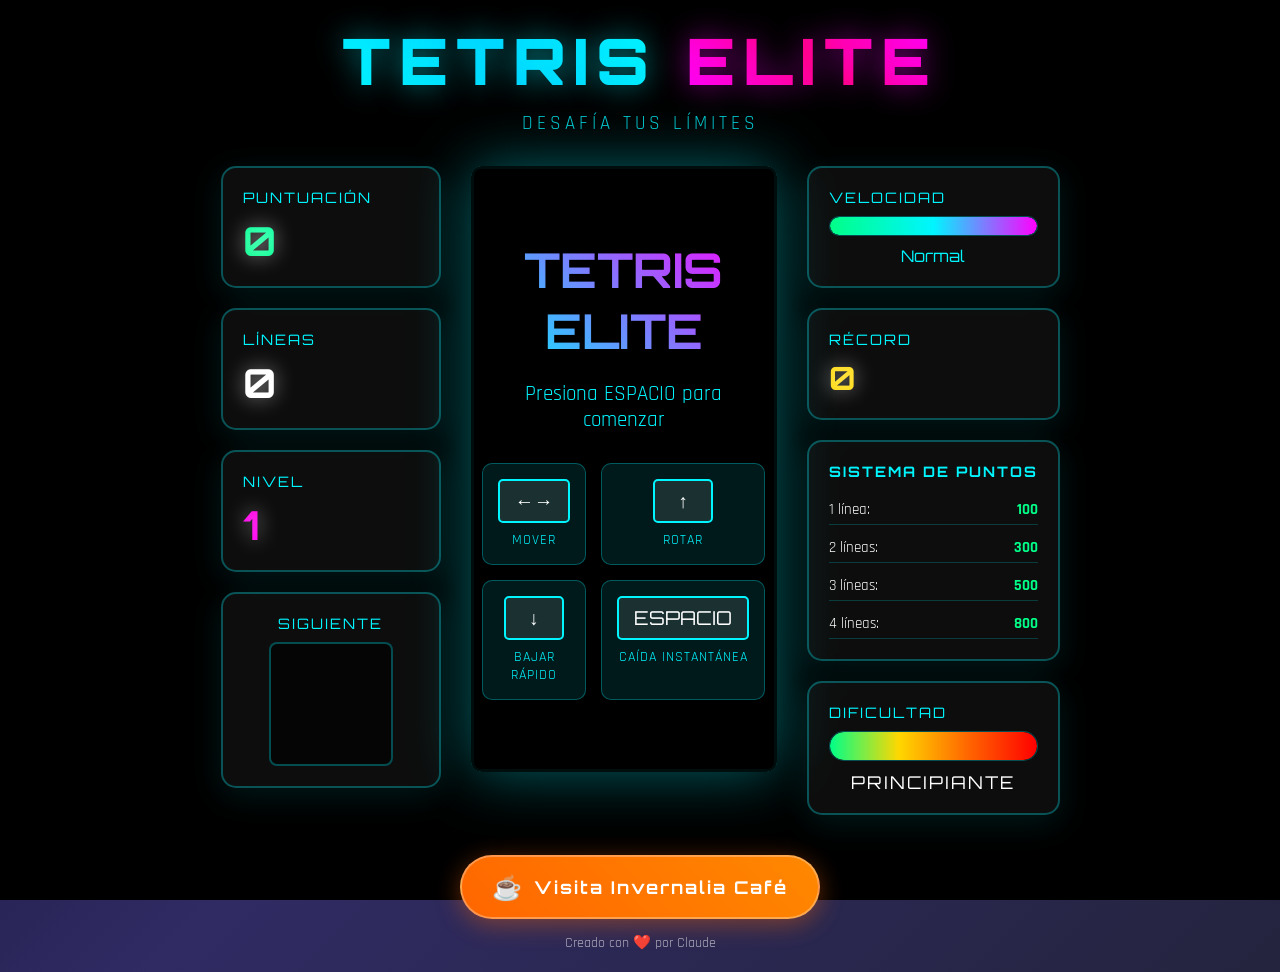
<file: index.html>
<!DOCTYPE html>
<html lang="es">
<head>
    <meta charset="UTF-8">
    <meta name="viewport" content="width=device-width, initial-scale=1.0">
    <title>Tetris Elite - Juego Online</title>
    <link rel="stylesheet" href="styles.css">
    <link rel="preconnect" href="https://fonts.googleapis.com">
    <link rel="preconnect" href="https://fonts.gstatic.com" crossorigin>
    <link href="https://fonts.googleapis.com/css2?family=Orbitron:wght@400;700;900&family=Rajdhani:wght@300;400;600;700&display=swap" rel="stylesheet">
</head>
<body>
    <div class="stars"></div>
    <div class="twinkling"></div>

    <div class="container">
        <header>
            <h1 class="title">
                <span class="title-glow">TETRIS</span>
                <span class="title-elite">ELITE</span>
            </h1>
            <div class="subtitle">Desafía tus límites</div>
        </header>

        <div class="game-container">
            <div class="stats-panel left-panel">
                <div class="stat-box">
                    <div class="stat-label">PUNTUACIÓN</div>
                    <div class="stat-value score-value" id="score">0</div>
                </div>
                <div class="stat-box">
                    <div class="stat-label">LÍNEAS</div>
                    <div class="stat-value" id="lines">0</div>
                </div>
                <div class="stat-box">
                    <div class="stat-label">NIVEL</div>
                    <div class="stat-value level-value" id="level">1</div>
                </div>
                <div class="stat-box next-piece-box">
                    <div class="stat-label">SIGUIENTE</div>
                    <canvas id="nextCanvas" width="120" height="120"></canvas>
                </div>
            </div>

            <div class="game-board">
                <canvas id="gameCanvas" width="300" height="600"></canvas>
                <div class="game-overlay" id="gameOverlay">
                    <div class="overlay-content">
                        <h2 class="overlay-title">TETRIS ELITE</h2>
                        <p class="overlay-text">Presiona ESPACIO para comenzar</p>
                        <div class="controls-info">
                            <div class="control-item">
                                <span class="key">←→</span>
                                <span class="action">Mover</span>
                            </div>
                            <div class="control-item">
                                <span class="key">↑</span>
                                <span class="action">Rotar</span>
                            </div>
                            <div class="control-item">
                                <span class="key">↓</span>
                                <span class="action">Bajar rápido</span>
                            </div>
                            <div class="control-item">
                                <span class="key">ESPACIO</span>
                                <span class="action">Caída instantánea</span>
                            </div>
                        </div>
                    </div>
                </div>
                <div class="game-overlay hidden" id="pauseOverlay">
                    <div class="overlay-content">
                        <h2 class="overlay-title">PAUSA</h2>
                        <p class="overlay-text">Presiona P para continuar</p>
                    </div>
                </div>
                <div class="game-overlay hidden" id="gameOverOverlay">
                    <div class="overlay-content">
                        <h2 class="overlay-title game-over-title">GAME OVER</h2>
                        <div class="final-stats">
                            <div class="final-stat">
                                <div class="final-stat-label">Puntuación Final</div>
                                <div class="final-stat-value" id="finalScore">0</div>
                            </div>
                            <div class="final-stat">
                                <div class="final-stat-label">Nivel Alcanzado</div>
                                <div class="final-stat-value" id="finalLevel">1</div>
                            </div>
                        </div>
                        <p class="overlay-text">Presiona ESPACIO para jugar de nuevo</p>
                    </div>
                </div>
            </div>

            <div class="stats-panel right-panel">
                <div class="stat-box">
                    <div class="stat-label">VELOCIDAD</div>
                    <div class="speed-bar-container">
                        <div class="speed-bar" id="speedBar"></div>
                    </div>
                    <div class="stat-value-small" id="speedText">Normal</div>
                </div>
                <div class="stat-box">
                    <div class="stat-label">RÉCORD</div>
                    <div class="stat-value high-score-value" id="highScore">0</div>
                </div>
                <div class="info-box">
                    <h3 class="info-title">SISTEMA DE PUNTOS</h3>
                    <div class="points-info">
                        <div class="point-item">1 línea: <span class="point-value">100</span></div>
                        <div class="point-item">2 líneas: <span class="point-value">300</span></div>
                        <div class="point-item">3 líneas: <span class="point-value">500</span></div>
                        <div class="point-item">4 líneas: <span class="point-value">800</span></div>
                    </div>
                </div>
                <div class="info-box">
                    <div class="stat-label">DIFICULTAD</div>
                    <div class="difficulty-indicator">
                        <div class="difficulty-bar" id="difficultyBar"></div>
                    </div>
                    <div class="difficulty-text" id="difficultyText">Principiante</div>
                </div>
            </div>
        </div>

        <footer>
            <div class="footer-content">
                <a href="https://www.invernaliacafe.com/" target="_blank" class="cafe-link">
                    <span class="cafe-icon">☕</span>
                    Visita Invernalia Café
                </a>
                <div class="footer-text">
                    Creado con <span class="heart">❤️</span> por Claude
                </div>
            </div>
        </footer>
    </div>

    <canvas id="particleCanvas"></canvas>
    <script src="game.js"></script>
</body>
</html>
</file>
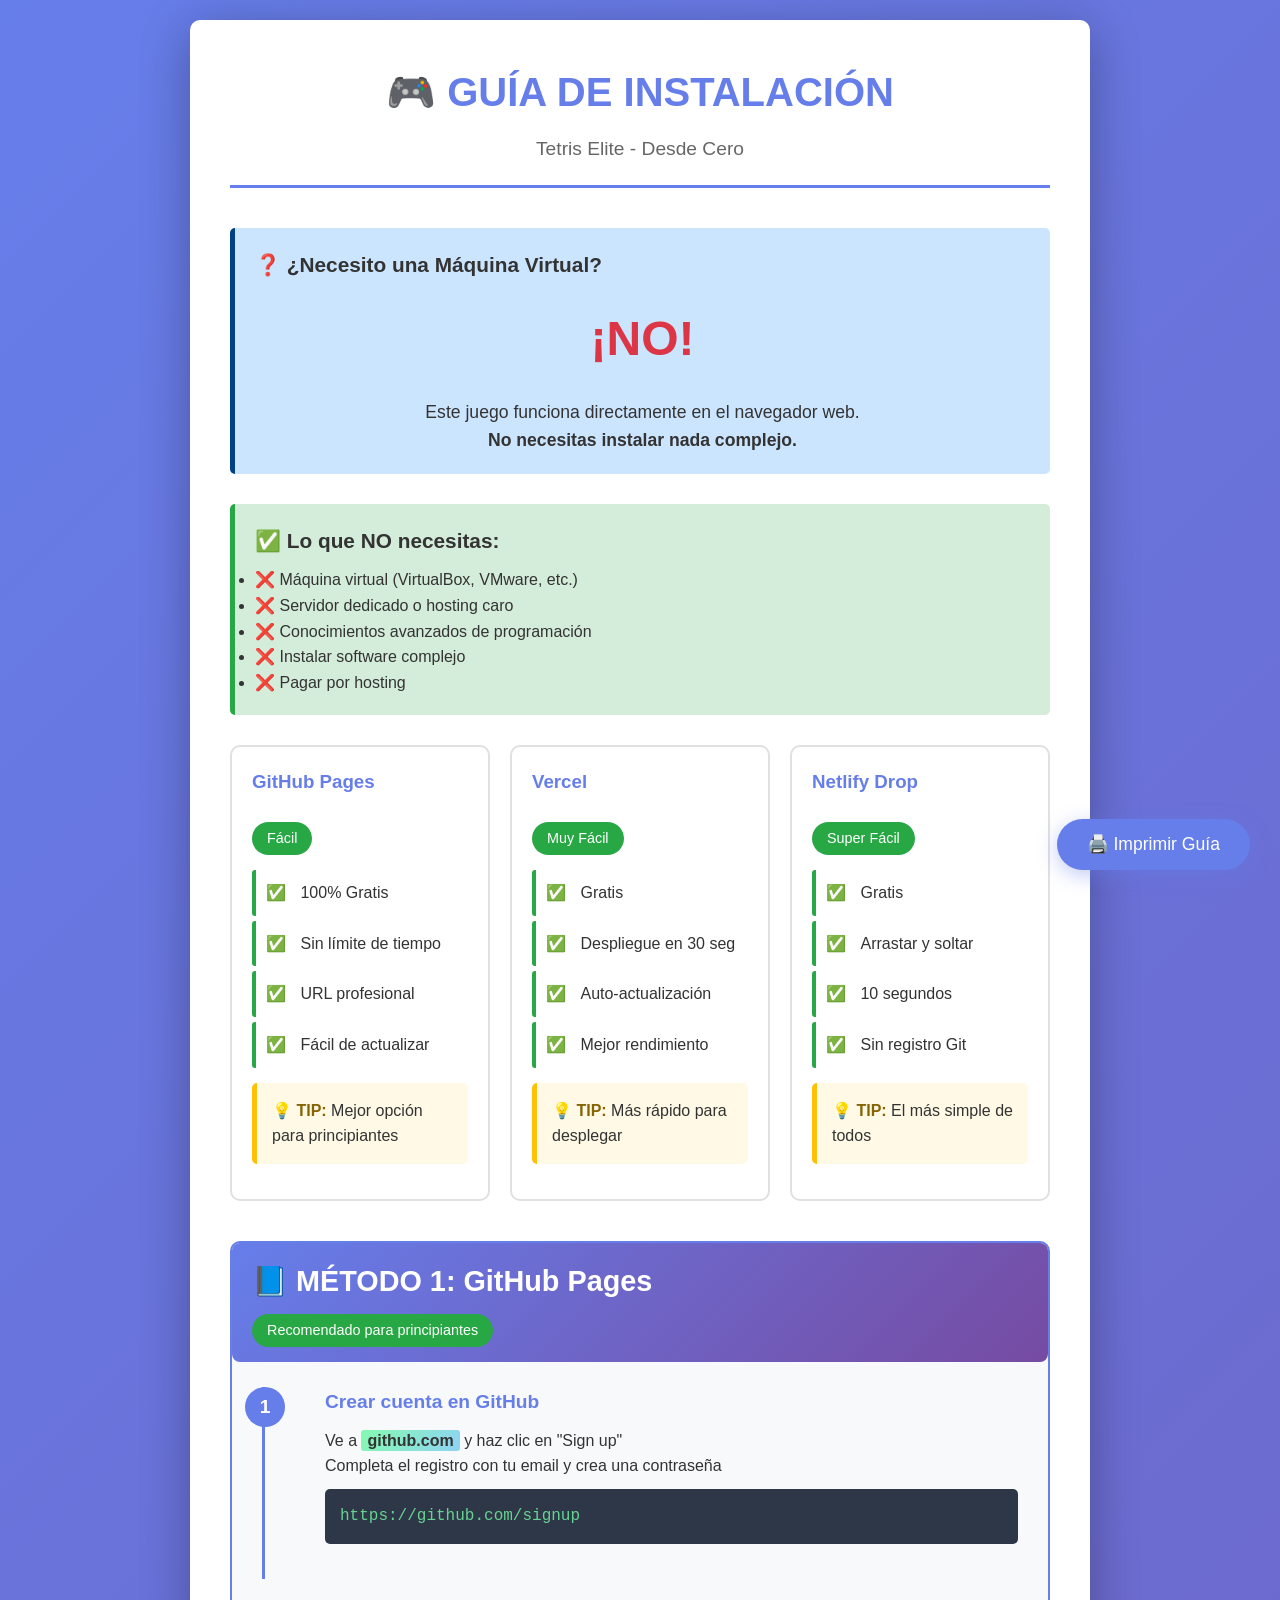
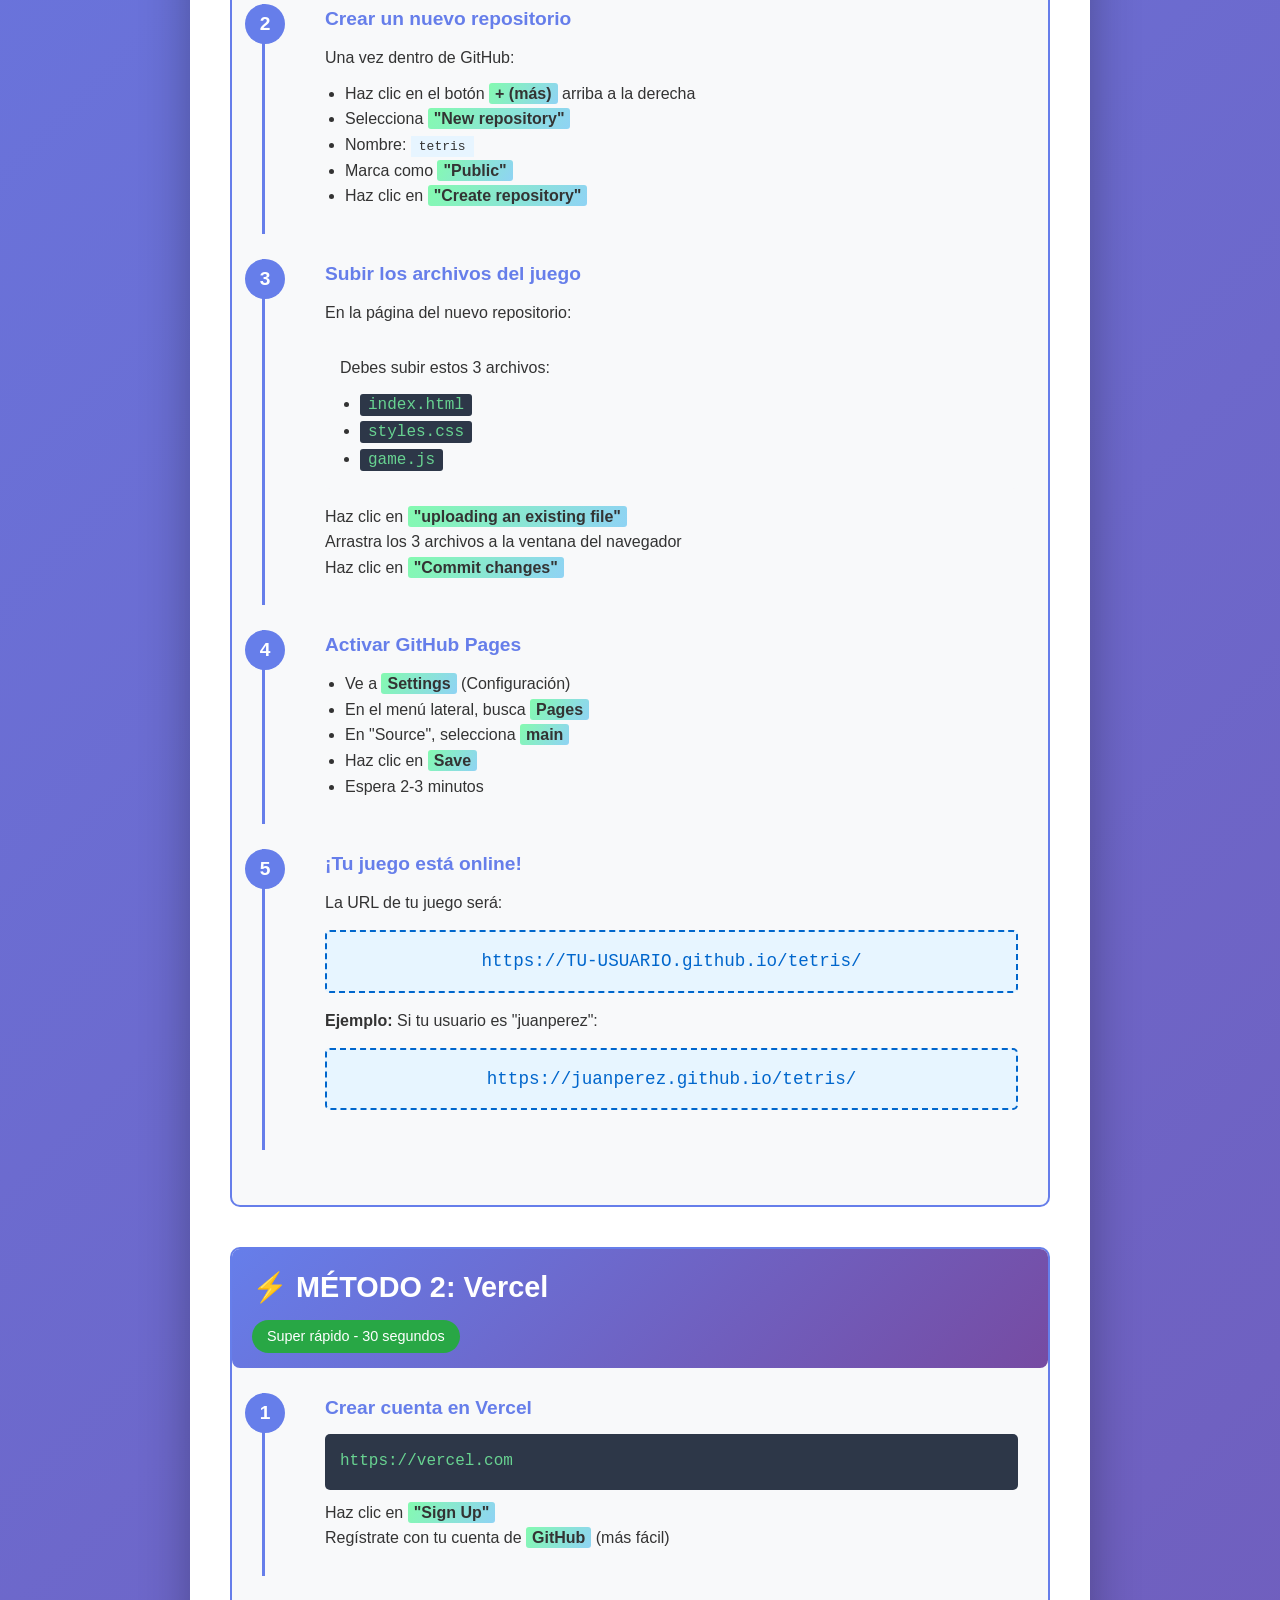
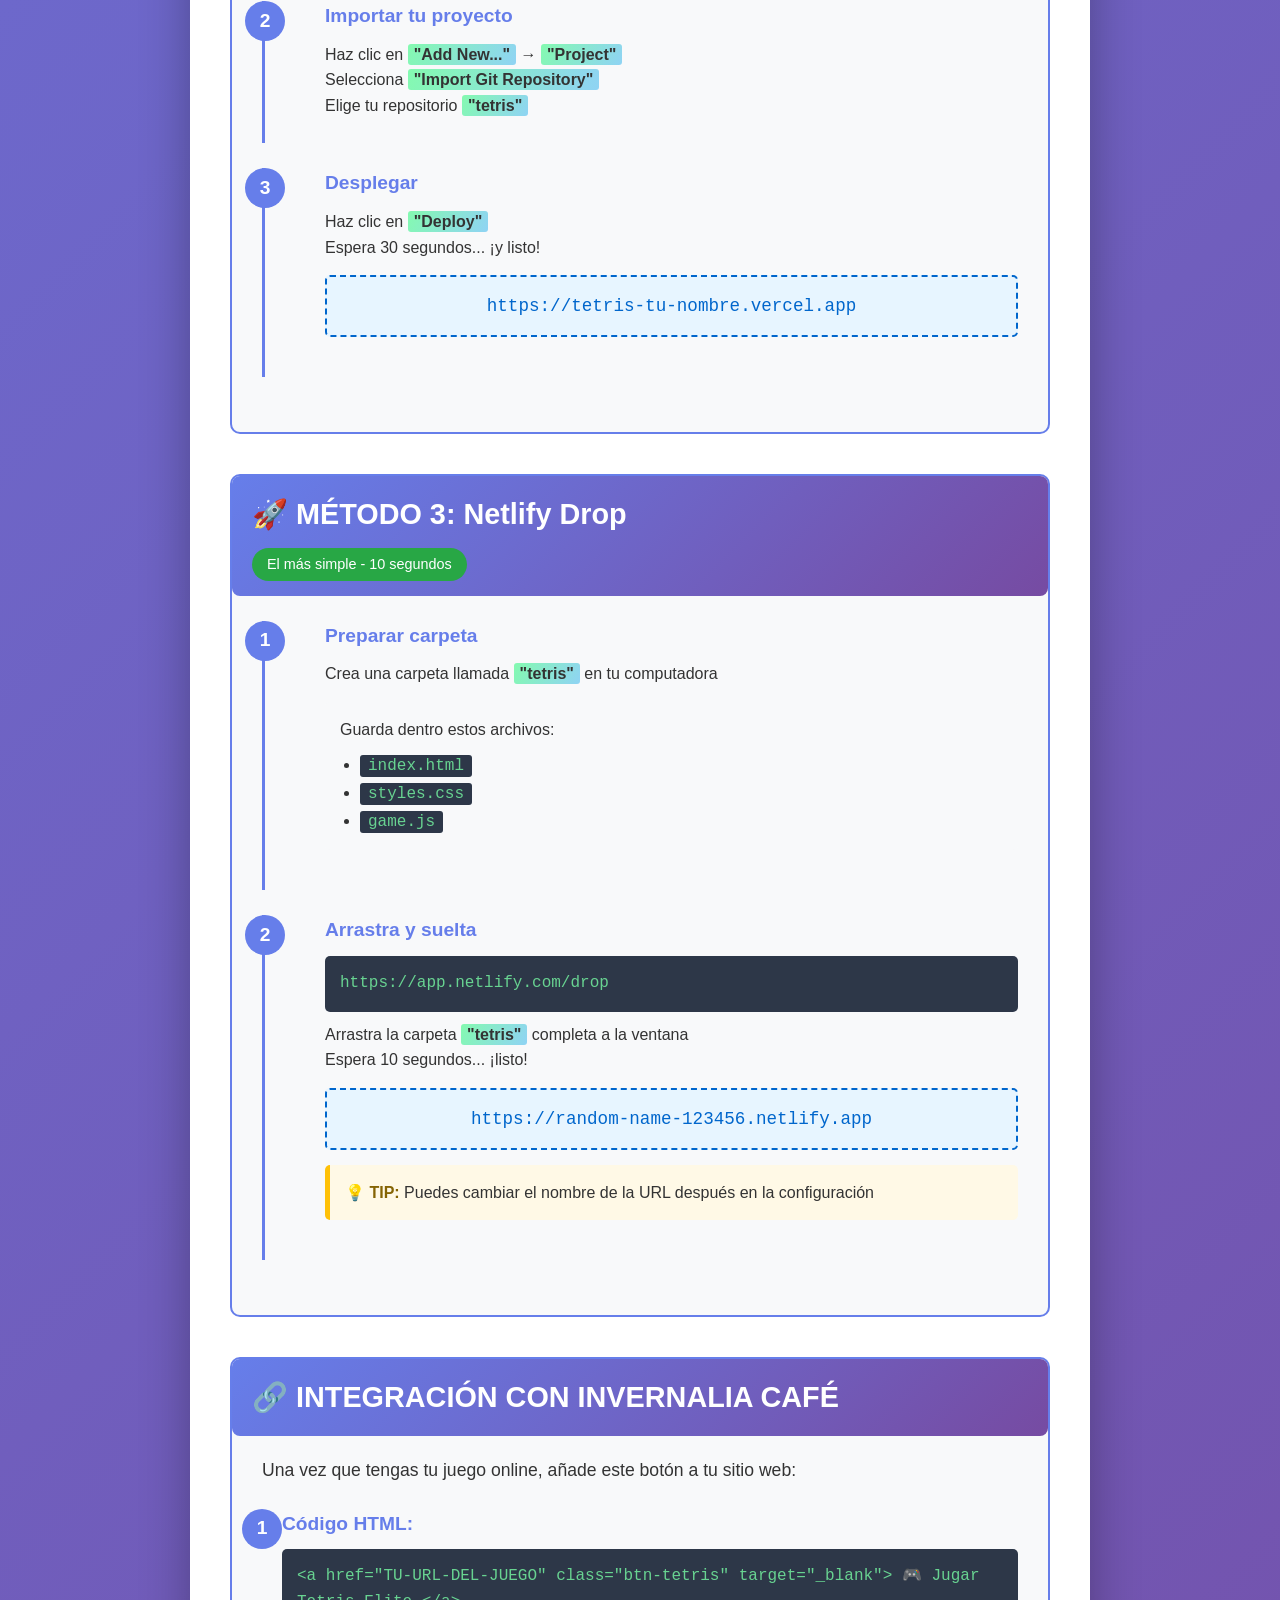
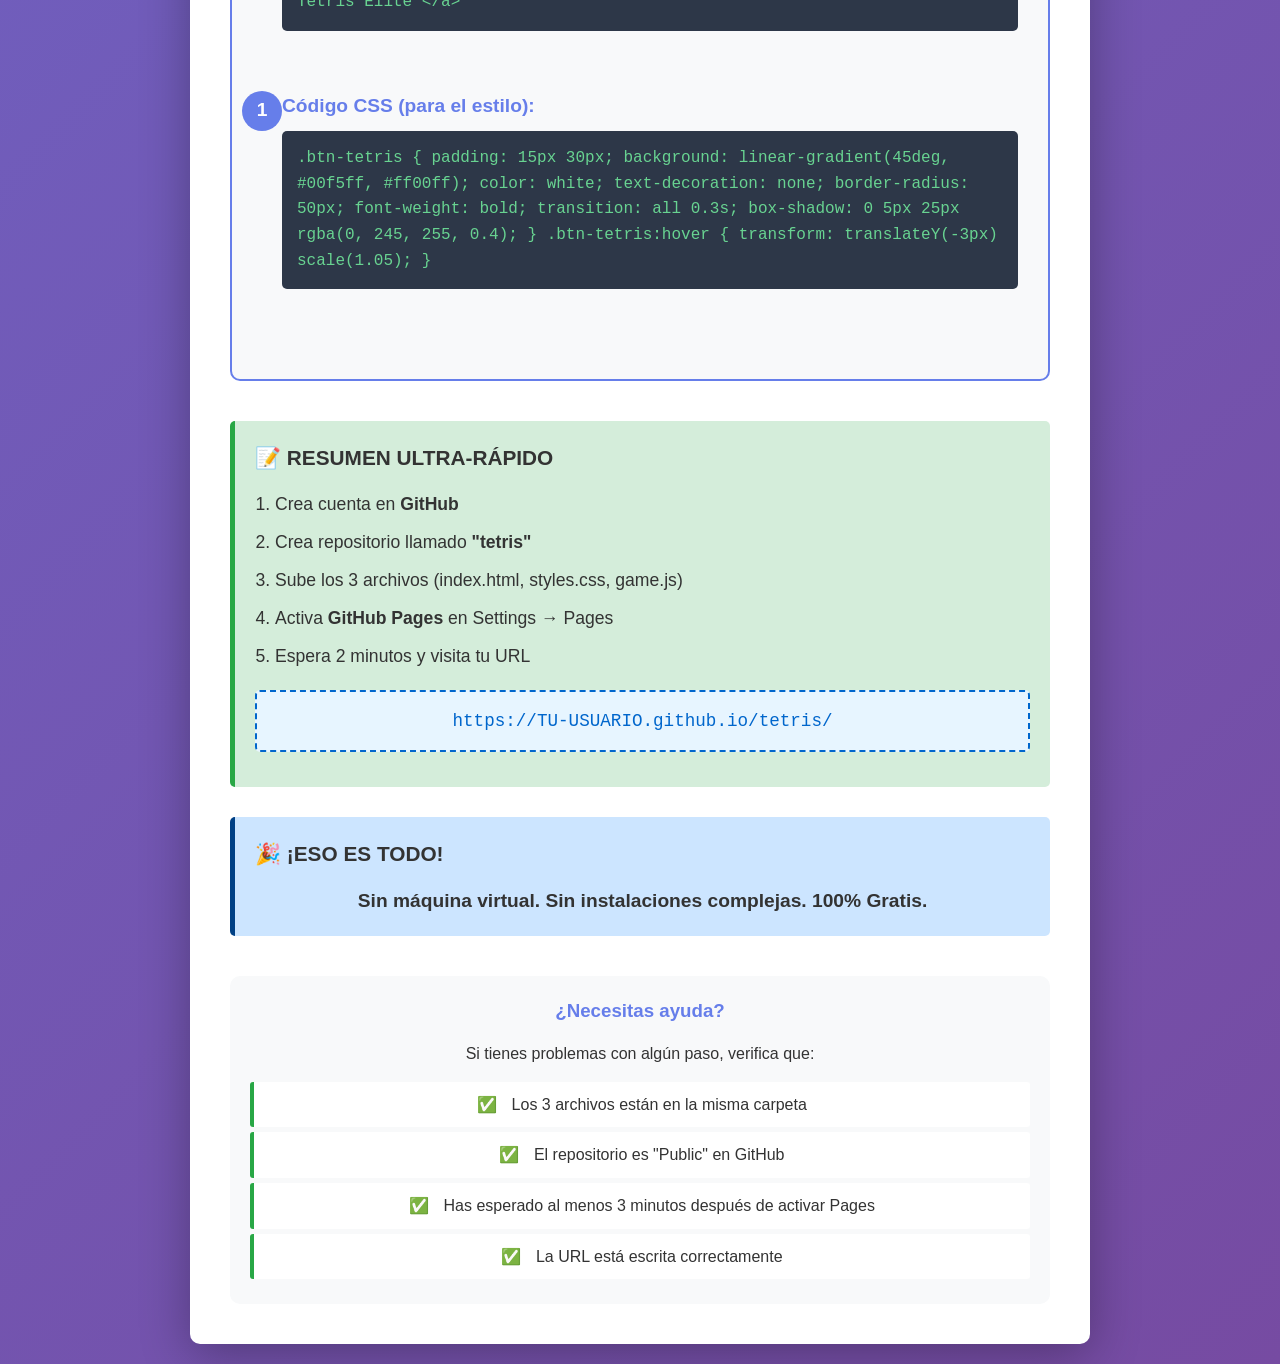
<file: guia-visual.html>
<!DOCTYPE html>
<html lang="es">
<head>
    <meta charset="UTF-8">
    <meta name="viewport" content="width=device-width, initial-scale=1.0">
    <title>Guía Visual - Instalación Tetris Elite</title>
    <style>
        @page {
            size: A4;
            margin: 2cm;
        }

        * {
            margin: 0;
            padding: 0;
            box-sizing: border-box;
        }

        body {
            font-family: 'Segoe UI', Tahoma, Geneva, Verdana, sans-serif;
            line-height: 1.6;
            color: #333;
            background: linear-gradient(135deg, #667eea 0%, #764ba2 100%);
            padding: 20px;
        }

        .container {
            max-width: 900px;
            margin: 0 auto;
            background: white;
            padding: 40px;
            border-radius: 10px;
            box-shadow: 0 10px 50px rgba(0,0,0,0.3);
        }

        .header {
            text-align: center;
            margin-bottom: 40px;
            padding-bottom: 20px;
            border-bottom: 3px solid #667eea;
        }

        .header h1 {
            font-size: 2.5rem;
            color: #667eea;
            margin-bottom: 10px;
        }

        .header .subtitle {
            font-size: 1.2rem;
            color: #666;
        }

        .alert {
            background: #d4edda;
            border-left: 5px solid #28a745;
            padding: 20px;
            margin: 30px 0;
            border-radius: 5px;
        }

        .alert-info {
            background: #cce5ff;
            border-left: 5px solid #004085;
        }

        .alert-warning {
            background: #fff3cd;
            border-left: 5px solid #856404;
        }

        .alert h3 {
            margin-bottom: 10px;
            font-size: 1.3rem;
        }

        .method {
            margin: 40px 0;
            padding: 30px;
            background: #f8f9fa;
            border-radius: 10px;
            border: 2px solid #667eea;
        }

        .method-header {
            background: linear-gradient(135deg, #667eea 0%, #764ba2 100%);
            color: white;
            padding: 15px 20px;
            border-radius: 8px;
            margin: -30px -30px 20px -30px;
        }

        .method-header h2 {
            font-size: 1.8rem;
        }

        .difficulty {
            display: inline-block;
            padding: 5px 15px;
            border-radius: 20px;
            font-size: 0.9rem;
            margin-top: 10px;
        }

        .easy { background: #28a745; color: white; }
        .medium { background: #ffc107; color: #333; }
        .hard { background: #dc3545; color: white; }

        .steps {
            counter-reset: step-counter;
        }

        .step {
            position: relative;
            padding-left: 60px;
            margin: 25px 0;
            padding-bottom: 25px;
            border-left: 3px solid #667eea;
        }

        .step::before {
            counter-increment: step-counter;
            content: counter(step-counter);
            position: absolute;
            left: -20px;
            top: 0;
            background: #667eea;
            color: white;
            width: 40px;
            height: 40px;
            border-radius: 50%;
            display: flex;
            align-items: center;
            justify-content: center;
            font-weight: bold;
            font-size: 1.2rem;
        }

        .step h4 {
            color: #667eea;
            margin-bottom: 10px;
            font-size: 1.2rem;
        }

        .code-box {
            background: #2d3748;
            color: #68d391;
            padding: 15px;
            border-radius: 5px;
            font-family: 'Courier New', monospace;
            margin: 10px 0;
            overflow-x: auto;
        }

        .url-example {
            background: #e7f5ff;
            border: 2px dashed #0066cc;
            padding: 15px;
            border-radius: 5px;
            text-align: center;
            font-family: 'Courier New', monospace;
            color: #0066cc;
            font-size: 1.1rem;
            margin: 15px 0;
        }

        .checklist {
            list-style: none;
            padding: 0;
        }

        .checklist li {
            padding: 10px;
            margin: 5px 0;
            background: white;
            border-left: 4px solid #28a745;
            border-radius: 3px;
        }

        .checklist li::before {
            content: "✅ ";
            margin-right: 10px;
        }

        .cross-list li {
            border-left-color: #dc3545;
        }

        .cross-list li::before {
            content: "❌ ";
        }

        .comparison {
            display: grid;
            grid-template-columns: repeat(auto-fit, minmax(250px, 1fr));
            gap: 20px;
            margin: 20px 0;
        }

        .comparison-card {
            padding: 20px;
            border-radius: 10px;
            background: white;
            border: 2px solid #e0e0e0;
            transition: transform 0.3s;
        }

        .comparison-card:hover {
            transform: translateY(-5px);
            box-shadow: 0 5px 20px rgba(0,0,0,0.1);
        }

        .comparison-card h3 {
            color: #667eea;
            margin-bottom: 15px;
        }

        .badge {
            display: inline-block;
            padding: 3px 10px;
            background: #667eea;
            color: white;
            border-radius: 12px;
            font-size: 0.8rem;
            margin-left: 10px;
        }

        .print-button {
            position: fixed;
            bottom: 30px;
            right: 30px;
            background: #667eea;
            color: white;
            padding: 15px 30px;
            border: none;
            border-radius: 50px;
            font-size: 1.1rem;
            cursor: pointer;
            box-shadow: 0 5px 20px rgba(102, 126, 234, 0.4);
            transition: all 0.3s;
        }

        .print-button:hover {
            transform: scale(1.05);
            box-shadow: 0 8px 30px rgba(102, 126, 234, 0.6);
        }

        @media print {
            body {
                background: white;
                padding: 0;
            }
            .container {
                box-shadow: none;
            }
            .print-button {
                display: none;
            }
            .method {
                page-break-inside: avoid;
            }
        }

        .highlight {
            background: linear-gradient(120deg, #84fab0 0%, #8fd3f4 100%);
            padding: 2px 6px;
            border-radius: 3px;
            font-weight: bold;
        }

        .files-list {
            background: #f8f9fa;
            padding: 15px;
            border-radius: 5px;
            margin: 15px 0;
        }

        .files-list code {
            background: #2d3748;
            color: #68d391;
            padding: 2px 8px;
            border-radius: 3px;
            font-family: 'Courier New', monospace;
        }

        .tip {
            background: #fff9e6;
            border-left: 5px solid #ffc107;
            padding: 15px;
            margin: 15px 0;
            border-radius: 5px;
        }

        .tip::before {
            content: "💡 TIP: ";
            font-weight: bold;
            color: #856404;
        }
    </style>
</head>
<body>
    <div class="container">
        <div class="header">
            <h1>🎮 GUÍA DE INSTALACIÓN</h1>
            <div class="subtitle">Tetris Elite - Desde Cero</div>
        </div>

        <div class="alert alert-info">
            <h3>❓ ¿Necesito una Máquina Virtual?</h3>
            <h2 style="color: #dc3545; font-size: 3rem; text-align: center; margin: 20px 0;">¡NO!</h2>
            <p style="font-size: 1.1rem; text-align: center;">
                Este juego funciona directamente en el navegador web.<br>
                <strong>No necesitas instalar nada complejo.</strong>
            </p>
        </div>

        <div class="alert">
            <h3>✅ Lo que NO necesitas:</h3>
            <ul class="cross-list">
                <li>Máquina virtual (VirtualBox, VMware, etc.)</li>
                <li>Servidor dedicado o hosting caro</li>
                <li>Conocimientos avanzados de programación</li>
                <li>Instalar software complejo</li>
                <li>Pagar por hosting</li>
            </ul>
        </div>

        <div class="comparison">
            <div class="comparison-card">
                <h3>GitHub Pages</h3>
                <span class="difficulty easy">Fácil</span>
                <ul class="checklist" style="margin-top: 15px;">
                    <li>100% Gratis</li>
                    <li>Sin límite de tiempo</li>
                    <li>URL profesional</li>
                    <li>Fácil de actualizar</li>
                </ul>
                <div class="tip">Mejor opción para principiantes</div>
            </div>

            <div class="comparison-card">
                <h3>Vercel</h3>
                <span class="difficulty easy">Muy Fácil</span>
                <ul class="checklist" style="margin-top: 15px;">
                    <li>Gratis</li>
                    <li>Despliegue en 30 seg</li>
                    <li>Auto-actualización</li>
                    <li>Mejor rendimiento</li>
                </ul>
                <div class="tip">Más rápido para desplegar</div>
            </div>

            <div class="comparison-card">
                <h3>Netlify Drop</h3>
                <span class="difficulty easy">Super Fácil</span>
                <ul class="checklist" style="margin-top: 15px;">
                    <li>Gratis</li>
                    <li>Arrastar y soltar</li>
                    <li>10 segundos</li>
                    <li>Sin registro Git</li>
                </ul>
                <div class="tip">El más simple de todos</div>
            </div>
        </div>

        <!-- MÉTODO 1: GITHUB PAGES -->
        <div class="method">
            <div class="method-header">
                <h2>📘 MÉTODO 1: GitHub Pages</h2>
                <span class="difficulty easy">Recomendado para principiantes</span>
            </div>

            <div class="steps">
                <div class="step">
                    <h4>Crear cuenta en GitHub</h4>
                    <p>Ve a <span class="highlight">github.com</span> y haz clic en "Sign up"</p>
                    <p>Completa el registro con tu email y crea una contraseña</p>
                    <div class="code-box">https://github.com/signup</div>
                </div>

                <div class="step">
                    <h4>Crear un nuevo repositorio</h4>
                    <p>Una vez dentro de GitHub:</p>
                    <ul style="margin-left: 20px; margin-top: 10px;">
                        <li>Haz clic en el botón <span class="highlight">+ (más)</span> arriba a la derecha</li>
                        <li>Selecciona <span class="highlight">"New repository"</span></li>
                        <li>Nombre: <code style="background: #e7f5ff; padding: 3px 8px;">tetris</code></li>
                        <li>Marca como <span class="highlight">"Public"</span></li>
                        <li>Haz clic en <span class="highlight">"Create repository"</span></li>
                    </ul>
                </div>

                <div class="step">
                    <h4>Subir los archivos del juego</h4>
                    <p>En la página del nuevo repositorio:</p>
                    <div class="files-list">
                        <p>Debes subir estos 3 archivos:</p>
                        <ul style="margin-left: 20px; margin-top: 10px;">
                            <li><code>index.html</code></li>
                            <li><code>styles.css</code></li>
                            <li><code>game.js</code></li>
                        </ul>
                    </div>
                    <p>Haz clic en <span class="highlight">"uploading an existing file"</span></p>
                    <p>Arrastra los 3 archivos a la ventana del navegador</p>
                    <p>Haz clic en <span class="highlight">"Commit changes"</span></p>
                </div>

                <div class="step">
                    <h4>Activar GitHub Pages</h4>
                    <ul style="margin-left: 20px;">
                        <li>Ve a <span class="highlight">Settings</span> (Configuración)</li>
                        <li>En el menú lateral, busca <span class="highlight">Pages</span></li>
                        <li>En "Source", selecciona <span class="highlight">main</span></li>
                        <li>Haz clic en <span class="highlight">Save</span></li>
                        <li>Espera 2-3 minutos</li>
                    </ul>
                </div>

                <div class="step">
                    <h4>¡Tu juego está online!</h4>
                    <p>La URL de tu juego será:</p>
                    <div class="url-example">
                        https://TU-USUARIO.github.io/tetris/
                    </div>
                    <p><strong>Ejemplo:</strong> Si tu usuario es "juanperez":</p>
                    <div class="url-example">
                        https://juanperez.github.io/tetris/
                    </div>
                </div>
            </div>
        </div>

        <!-- MÉTODO 2: VERCEL -->
        <div class="method">
            <div class="method-header">
                <h2>⚡ MÉTODO 2: Vercel</h2>
                <span class="difficulty easy">Super rápido - 30 segundos</span>
            </div>

            <div class="steps">
                <div class="step">
                    <h4>Crear cuenta en Vercel</h4>
                    <div class="code-box">https://vercel.com</div>
                    <p>Haz clic en <span class="highlight">"Sign Up"</span></p>
                    <p>Regístrate con tu cuenta de <span class="highlight">GitHub</span> (más fácil)</p>
                </div>

                <div class="step">
                    <h4>Importar tu proyecto</h4>
                    <p>Haz clic en <span class="highlight">"Add New..."</span> → <span class="highlight">"Project"</span></p>
                    <p>Selecciona <span class="highlight">"Import Git Repository"</span></p>
                    <p>Elige tu repositorio <span class="highlight">"tetris"</span></p>
                </div>

                <div class="step">
                    <h4>Desplegar</h4>
                    <p>Haz clic en <span class="highlight">"Deploy"</span></p>
                    <p>Espera 30 segundos... ¡y listo!</p>
                    <div class="url-example">
                        https://tetris-tu-nombre.vercel.app
                    </div>
                </div>
            </div>
        </div>

        <!-- MÉTODO 3: NETLIFY -->
        <div class="method">
            <div class="method-header">
                <h2>🚀 MÉTODO 3: Netlify Drop</h2>
                <span class="difficulty easy">El más simple - 10 segundos</span>
            </div>

            <div class="steps">
                <div class="step">
                    <h4>Preparar carpeta</h4>
                    <p>Crea una carpeta llamada <span class="highlight">"tetris"</span> en tu computadora</p>
                    <div class="files-list">
                        <p>Guarda dentro estos archivos:</p>
                        <ul style="margin-left: 20px; margin-top: 10px;">
                            <li><code>index.html</code></li>
                            <li><code>styles.css</code></li>
                            <li><code>game.js</code></li>
                        </ul>
                    </div>
                </div>

                <div class="step">
                    <h4>Arrastra y suelta</h4>
                    <div class="code-box">https://app.netlify.com/drop</div>
                    <p>Arrastra la carpeta <span class="highlight">"tetris"</span> completa a la ventana</p>
                    <p>Espera 10 segundos... ¡listo!</p>
                    <div class="url-example">
                        https://random-name-123456.netlify.app
                    </div>
                    <div class="tip">
                        Puedes cambiar el nombre de la URL después en la configuración
                    </div>
                </div>
            </div>
        </div>

        <!-- INTEGRACIÓN CON INVERNALIA CAFÉ -->
        <div class="method">
            <div class="method-header">
                <h2>🔗 INTEGRACIÓN CON INVERNALIA CAFÉ</h2>
            </div>

            <p style="margin: 20px 0; font-size: 1.1rem;">
                Una vez que tengas tu juego online, añade este botón a tu sitio web:
            </p>

            <div class="step" style="border: none; padding-left: 20px;">
                <h4>Código HTML:</h4>
                <div class="code-box">
&lt;a href="TU-URL-DEL-JUEGO"
   class="btn-tetris"
   target="_blank"&gt;
   🎮 Jugar Tetris Elite
&lt;/a&gt;
                </div>
            </div>

            <div class="step" style="border: none; padding-left: 20px;">
                <h4>Código CSS (para el estilo):</h4>
                <div class="code-box">
.btn-tetris {
    padding: 15px 30px;
    background: linear-gradient(45deg, #00f5ff, #ff00ff);
    color: white;
    text-decoration: none;
    border-radius: 50px;
    font-weight: bold;
    transition: all 0.3s;
    box-shadow: 0 5px 25px rgba(0, 245, 255, 0.4);
}

.btn-tetris:hover {
    transform: translateY(-3px) scale(1.05);
}
                </div>
            </div>
        </div>

        <!-- RESUMEN -->
        <div class="alert">
            <h3>📝 RESUMEN ULTRA-RÁPIDO</h3>
            <ol style="margin-left: 20px; margin-top: 15px; font-size: 1.1rem;">
                <li style="margin: 10px 0;">Crea cuenta en <strong>GitHub</strong></li>
                <li style="margin: 10px 0;">Crea repositorio llamado <strong>"tetris"</strong></li>
                <li style="margin: 10px 0;">Sube los 3 archivos (index.html, styles.css, game.js)</li>
                <li style="margin: 10px 0;">Activa <strong>GitHub Pages</strong> en Settings → Pages</li>
                <li style="margin: 10px 0;">Espera 2 minutos y visita tu URL</li>
            </ol>
            <div class="url-example" style="margin-top: 20px;">
                https://TU-USUARIO.github.io/tetris/
            </div>
        </div>

        <div class="alert alert-info">
            <h3>🎉 ¡ESO ES TODO!</h3>
            <p style="font-size: 1.2rem; text-align: center; margin-top: 15px;">
                <strong>Sin máquina virtual. Sin instalaciones complejas. 100% Gratis.</strong>
            </p>
        </div>

        <div style="margin-top: 40px; padding: 20px; background: #f8f9fa; border-radius: 10px; text-align: center;">
            <h3 style="color: #667eea; margin-bottom: 15px;">¿Necesitas ayuda?</h3>
            <p>Si tienes problemas con algún paso, verifica que:</p>
            <ul class="checklist" style="margin-top: 15px;">
                <li>Los 3 archivos están en la misma carpeta</li>
                <li>El repositorio es "Public" en GitHub</li>
                <li>Has esperado al menos 3 minutos después de activar Pages</li>
                <li>La URL está escrita correctamente</li>
            </ul>
        </div>
    </div>

    <button class="print-button" onclick="window.print()">
        🖨️ Imprimir Guía
    </button>

    <script>
        // Mensaje de bienvenida en consola
        console.log('%c¡Guía de Instalación Tetris Elite!', 'color: #667eea; font-size: 24px; font-weight: bold;');
        console.log('%cSigue los pasos y tendrás tu juego online en minutos', 'color: #666; font-size: 14px;');
    </script>
</body>
</html>
</file>
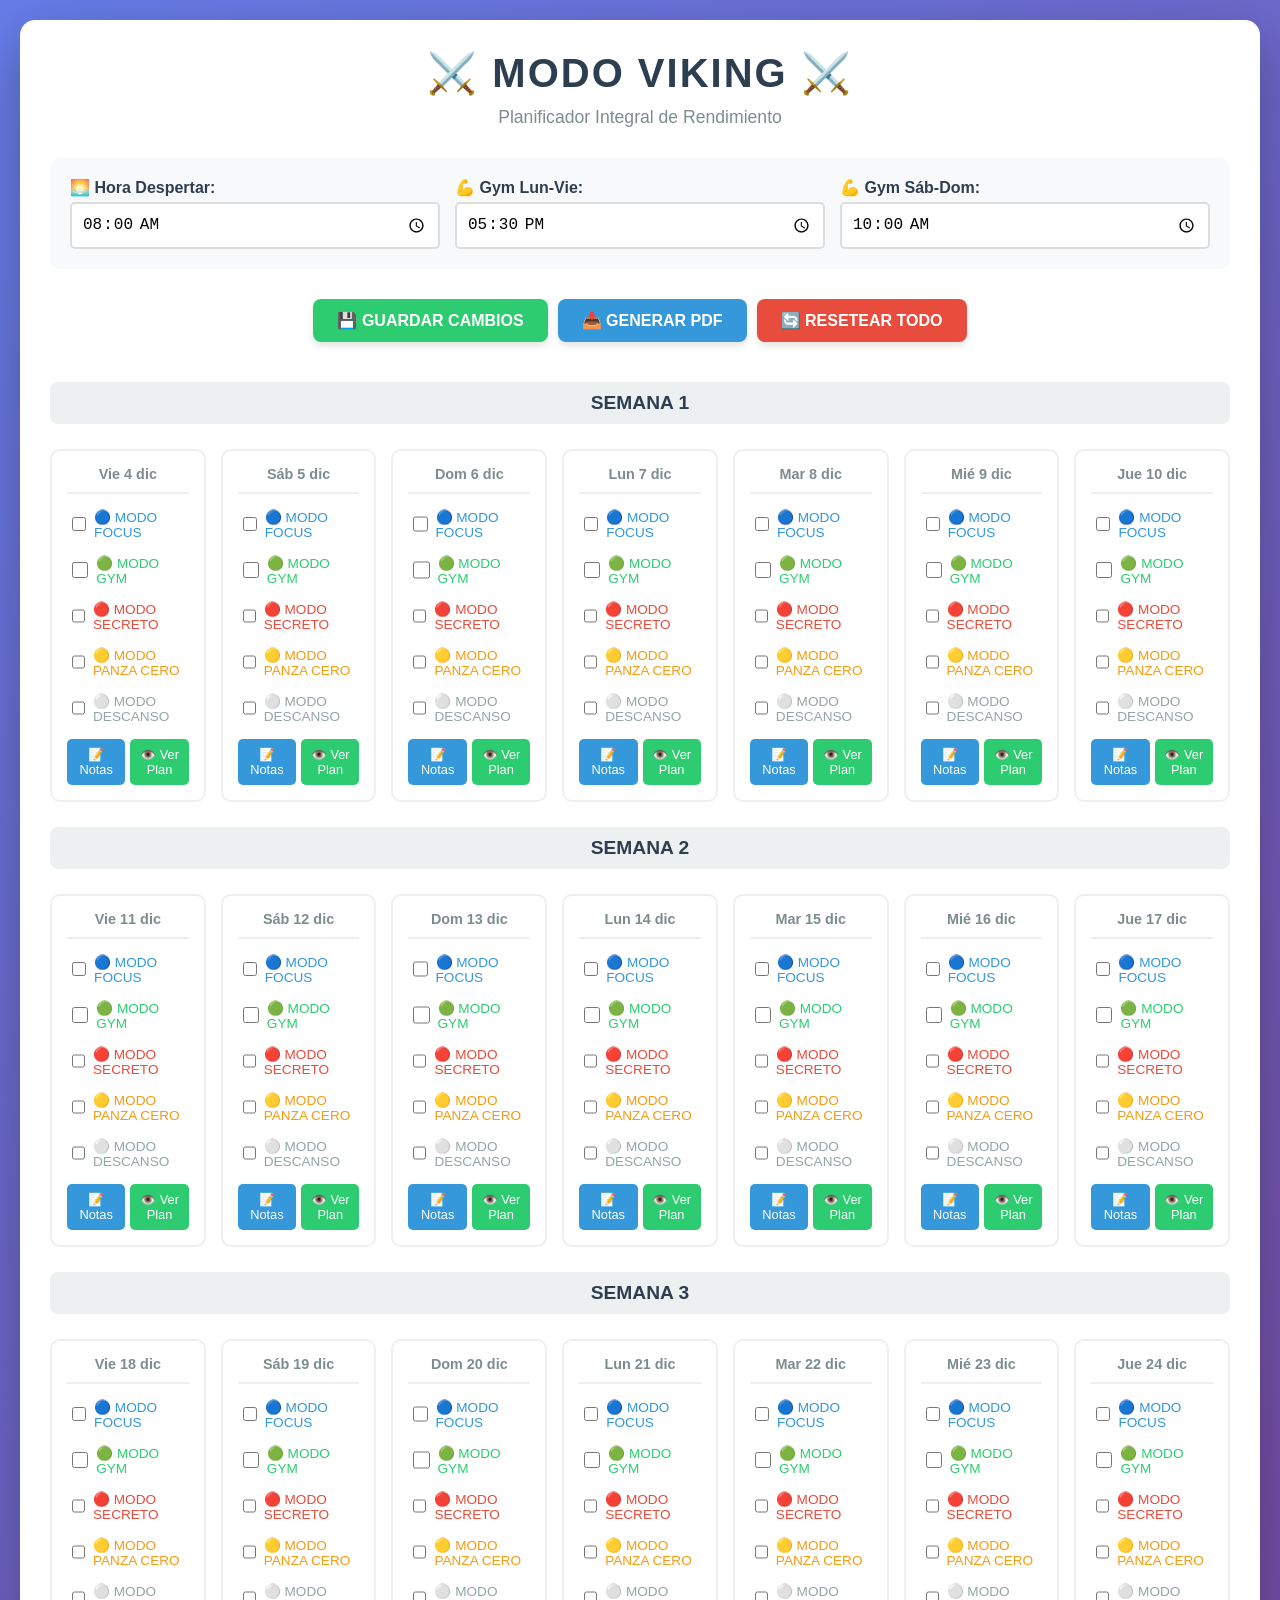
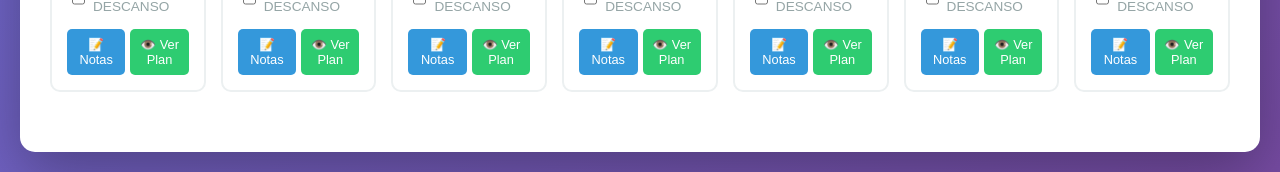
<file: modo-viking.html>
<!DOCTYPE html>
<html lang="es">
<head>
    <meta charset="UTF-8">
    <meta name="viewport" content="width=device-width, initial-scale=1.0">
    <title>MODO VIKING - Planificador Integral</title>
    <style>
        * {
            margin: 0;
            padding: 0;
            box-sizing: border-box;
        }

        body {
            font-family: 'Segoe UI', Tahoma, Geneva, Verdana, sans-serif;
            background: linear-gradient(135deg, #667eea 0%, #764ba2 100%);
            min-height: 100vh;
            padding: 20px;
            color: #2c3e50;
        }

        .container {
            max-width: 1400px;
            margin: 0 auto;
            background: white;
            border-radius: 15px;
            padding: 30px;
            box-shadow: 0 20px 60px rgba(0, 0, 0, 0.3);
        }

        h1 {
            font-size: 2.5rem;
            font-weight: bold;
            text-align: center;
            margin-bottom: 10px;
            color: #2c3e50;
            text-transform: uppercase;
            letter-spacing: 2px;
        }

        .subtitle {
            text-align: center;
            color: #7f8c8d;
            margin-bottom: 30px;
            font-size: 1.1rem;
        }

        .config-section {
            background: #f8f9fa;
            padding: 20px;
            border-radius: 10px;
            margin-bottom: 30px;
            display: grid;
            grid-template-columns: repeat(auto-fit, minmax(250px, 1fr));
            gap: 15px;
        }

        .config-item {
            display: flex;
            flex-direction: column;
        }

        .config-item label {
            font-weight: 600;
            margin-bottom: 5px;
            color: #2c3e50;
        }

        .config-item input {
            padding: 10px;
            border: 2px solid #ddd;
            border-radius: 5px;
            font-size: 1rem;
            transition: border-color 0.3s;
        }

        .config-item input:focus {
            outline: none;
            border-color: #3498db;
        }

        .actions {
            display: flex;
            gap: 10px;
            justify-content: center;
            flex-wrap: wrap;
            margin-bottom: 30px;
        }

        .btn {
            padding: 12px 24px;
            border: none;
            border-radius: 8px;
            font-size: 1rem;
            font-weight: 600;
            cursor: pointer;
            transition: all 0.3s ease;
            box-shadow: 0 4px 6px rgba(0, 0, 0, 0.1);
        }

        .btn:hover {
            transform: translateY(-2px);
            box-shadow: 0 6px 12px rgba(0, 0, 0, 0.15);
        }

        .btn-primary {
            background: #3498db;
            color: white;
        }

        .btn-success {
            background: #2ecc71;
            color: white;
        }

        .btn-danger {
            background: #e74c3c;
            color: white;
        }

        .btn-warning {
            background: #f39c12;
            color: white;
        }

        .calendar-grid {
            display: grid;
            grid-template-columns: repeat(7, 1fr);
            gap: 15px;
            margin-bottom: 30px;
        }

        .day-card {
            background: white;
            border: 2px solid #ecf0f1;
            border-radius: 10px;
            padding: 15px;
            transition: all 0.3s ease;
            cursor: pointer;
        }

        .day-card:hover {
            transform: translateY(-5px);
            box-shadow: 0 8px 16px rgba(0, 0, 0, 0.15);
        }

        .day-header {
            text-align: center;
            margin-bottom: 10px;
            padding-bottom: 10px;
            border-bottom: 2px solid #ecf0f1;
        }

        .day-name {
            font-weight: bold;
            font-size: 0.9rem;
            color: #7f8c8d;
        }

        .day-number {
            font-size: 1.5rem;
            font-weight: bold;
            color: #2c3e50;
        }

        .modes-checkboxes {
            margin: 10px 0;
        }

        .mode-item {
            display: flex;
            align-items: center;
            margin: 5px 0;
            padding: 5px;
            border-radius: 5px;
            transition: background 0.2s;
        }

        .mode-item:hover {
            background: #f8f9fa;
        }

        .mode-item input[type="checkbox"] {
            margin-right: 8px;
            cursor: pointer;
            width: 18px;
            height: 18px;
        }

        .mode-item label {
            cursor: pointer;
            font-size: 0.85rem;
            user-select: none;
        }

        .mode-focus { color: #3498db; }
        .mode-gym { color: #2ecc71; }
        .mode-secreto { color: #e74c3c; }
        .mode-panza { color: #f39c12; }
        .mode-descanso { color: #95a5a6; }

        .day-actions {
            display: flex;
            gap: 5px;
            margin-top: 10px;
        }

        .day-btn {
            flex: 1;
            padding: 8px;
            border: none;
            border-radius: 5px;
            font-size: 0.8rem;
            cursor: pointer;
            transition: all 0.3s;
        }

        .day-btn:hover {
            transform: scale(1.05);
        }

        .btn-notes {
            background: #3498db;
            color: white;
        }

        .btn-view {
            background: #2ecc71;
            color: white;
        }

        .modal {
            display: none;
            position: fixed;
            z-index: 1000;
            left: 0;
            top: 0;
            width: 100%;
            height: 100%;
            overflow: auto;
            background-color: rgba(0, 0, 0, 0.6);
            animation: fadeIn 0.3s;
        }

        @keyframes fadeIn {
            from { opacity: 0; }
            to { opacity: 1; }
        }

        .modal-content {
            background-color: #fefefe;
            margin: 2% auto;
            padding: 0;
            border-radius: 15px;
            width: 90%;
            max-width: 900px;
            max-height: 90vh;
            overflow-y: auto;
            box-shadow: 0 20px 60px rgba(0, 0, 0, 0.3);
            animation: slideIn 0.3s;
        }

        @keyframes slideIn {
            from {
                transform: translateY(-50px);
                opacity: 0;
            }
            to {
                transform: translateY(0);
                opacity: 1;
            }
        }

        .modal-header {
            background: linear-gradient(135deg, #667eea 0%, #764ba2 100%);
            color: white;
            padding: 20px;
            border-radius: 15px 15px 0 0;
        }

        .modal-header h2 {
            margin: 0;
            font-size: 1.8rem;
        }

        .modal-body {
            padding: 25px;
        }

        .close {
            color: white;
            float: right;
            font-size: 28px;
            font-weight: bold;
            cursor: pointer;
            line-height: 1;
        }

        .close:hover {
            opacity: 0.7;
        }

        .timeline {
            margin: 20px 0;
        }

        .timeline-item {
            display: flex;
            margin: 20px 0;
            padding: 15px;
            background: #f8f9fa;
            border-radius: 10px;
            border-left: 4px solid #3498db;
        }

        .timeline-time {
            font-weight: bold;
            font-size: 1.1rem;
            color: #2c3e50;
            min-width: 80px;
        }

        .timeline-content {
            flex: 1;
            margin-left: 20px;
        }

        .timeline-content h4 {
            margin-bottom: 8px;
            color: #2c3e50;
        }

        .timeline-content ul {
            margin-left: 20px;
            color: #555;
        }

        .timeline-content li {
            margin: 5px 0;
        }

        .alert-box {
            padding: 15px;
            margin: 15px 0;
            border-radius: 8px;
            border-left: 4px solid;
        }

        .alert-warning {
            background: #fff3cd;
            border-color: #f39c12;
            color: #856404;
        }

        .alert-info {
            background: #d1ecf1;
            border-color: #3498db;
            color: #0c5460;
        }

        .routine-selector {
            margin: 20px 0;
        }

        .routine-selector select {
            width: 100%;
            padding: 12px;
            border: 2px solid #ddd;
            border-radius: 8px;
            font-size: 1rem;
            margin-bottom: 15px;
        }

        .routine-details {
            background: #f8f9fa;
            padding: 15px;
            border-radius: 8px;
            margin-top: 10px;
        }

        .exercise-item {
            margin: 10px 0;
            padding: 10px;
            background: white;
            border-radius: 5px;
            border-left: 3px solid #2ecc71;
        }

        .exercise-name {
            font-weight: bold;
            color: #2c3e50;
        }

        .exercise-details {
            color: #555;
            font-size: 0.9rem;
            margin-top: 5px;
        }

        .notes-area {
            width: 100%;
            min-height: 150px;
            padding: 12px;
            border: 2px solid #ddd;
            border-radius: 8px;
            font-size: 1rem;
            font-family: inherit;
            resize: vertical;
        }

        .modal-footer {
            padding: 20px;
            border-top: 1px solid #ecf0f1;
            display: flex;
            gap: 10px;
            justify-content: flex-end;
        }

        .save-message {
            position: fixed;
            top: 20px;
            right: 20px;
            background: #2ecc71;
            color: white;
            padding: 15px 25px;
            border-radius: 8px;
            box-shadow: 0 4px 12px rgba(0, 0, 0, 0.2);
            display: none;
            animation: slideInRight 0.3s;
            z-index: 2000;
        }

        @keyframes slideInRight {
            from {
                transform: translateX(100px);
                opacity: 0;
            }
            to {
                transform: translateX(0);
                opacity: 1;
            }
        }

        .mode-badge {
            display: inline-block;
            padding: 5px 10px;
            border-radius: 15px;
            font-size: 0.8rem;
            margin: 3px;
            font-weight: 600;
        }

        .badge-focus { background: #3498db; color: white; }
        .badge-gym { background: #2ecc71; color: white; }
        .badge-secreto { background: #e74c3c; color: white; }
        .badge-panza { background: #f39c12; color: white; }
        .badge-descanso { background: #95a5a6; color: white; }

        .section-title {
            font-size: 1.3rem;
            font-weight: 600;
            color: #2c3e50;
            margin: 20px 0 10px;
            padding-bottom: 10px;
            border-bottom: 2px solid #ecf0f1;
        }

        .supplement-list {
            background: #f8f9fa;
            padding: 10px 15px;
            border-radius: 5px;
            margin: 5px 0;
        }

        /* Responsive Design */
        @media (max-width: 1200px) {
            .calendar-grid {
                grid-template-columns: repeat(4, 1fr);
            }
        }

        @media (max-width: 768px) {
            .calendar-grid {
                grid-template-columns: repeat(3, 1fr);
            }

            h1 {
                font-size: 2rem;
            }

            .config-section {
                grid-template-columns: 1fr;
            }

            .modal-content {
                width: 95%;
                margin: 5% auto;
            }
        }

        @media (max-width: 480px) {
            .calendar-grid {
                grid-template-columns: 1fr;
            }

            .container {
                padding: 15px;
            }

            h1 {
                font-size: 1.5rem;
            }

            .actions {
                flex-direction: column;
            }

            .btn {
                width: 100%;
            }
        }

        .week-separator {
            grid-column: 1 / -1;
            background: linear-gradient(90deg, transparent, #3498db, transparent);
            height: 2px;
            margin: 10px 0;
        }

        .week-label {
            grid-column: 1 / -1;
            text-align: center;
            font-weight: bold;
            font-size: 1.2rem;
            color: #2c3e50;
            margin: 10px 0;
            padding: 10px;
            background: #ecf0f1;
            border-radius: 8px;
        }

        @media print {
            body {
                background: white;
            }
            .actions, .day-actions {
                display: none;
            }
        }
    </style>
</head>
<body>
    <div class="container">
        <h1>⚔️ MODO VIKING ⚔️</h1>
        <p class="subtitle">Planificador Integral de Rendimiento</p>

        <!-- Configuración -->
        <div class="config-section">
            <div class="config-item">
                <label>🌅 Hora Despertar:</label>
                <input type="time" id="wakeTime" value="08:00">
            </div>
            <div class="config-item">
                <label>💪 Gym Lun-Vie:</label>
                <input type="time" id="gymWeekday" value="17:30">
            </div>
            <div class="config-item">
                <label>💪 Gym Sáb-Dom:</label>
                <input type="time" id="gymWeekend" value="10:00">
            </div>
        </div>

        <!-- Acciones Principales -->
        <div class="actions">
            <button class="btn btn-success" onclick="saveAll()">💾 GUARDAR CAMBIOS</button>
            <button class="btn btn-primary" onclick="generatePDF()">📥 GENERAR PDF</button>
            <button class="btn btn-danger" onclick="resetAll()">🔄 RESETEAR TODO</button>
        </div>

        <!-- Calendario -->
        <div id="calendar" class="calendar-grid"></div>
    </div>

    <!-- Modal Ver Plan -->
    <div id="planModal" class="modal">
        <div class="modal-content">
            <div class="modal-header">
                <span class="close" onclick="closeModal('planModal')">&times;</span>
                <h2 id="planModalTitle">Plan del Día</h2>
                <div id="planModalBadges"></div>
            </div>
            <div class="modal-body" id="planModalBody">
                <!-- Contenido dinámico -->
            </div>
            <div class="modal-footer">
                <button class="btn btn-primary" onclick="printDay()">📄 Imprimir Día</button>
                <button class="btn btn-success" onclick="saveDayPlan()">💾 Guardar</button>
                <button class="btn" onclick="closeModal('planModal')">⬅️ Volver</button>
            </div>
        </div>
    </div>

    <!-- Modal Notas -->
    <div id="notesModal" class="modal">
        <div class="modal-content">
            <div class="modal-header">
                <span class="close" onclick="closeModal('notesModal')">&times;</span>
                <h2 id="notesModalTitle">Notas del Día</h2>
            </div>
            <div class="modal-body">
                <textarea id="notesTextarea" class="notes-area" placeholder="Escribe tus notas personalizadas aquí..."></textarea>
            </div>
            <div class="modal-footer">
                <button class="btn btn-success" onclick="saveNotes()">💾 Guardar Notas</button>
                <button class="btn" onclick="closeModal('notesModal')">⬅️ Cerrar</button>
            </div>
        </div>
    </div>

    <!-- Mensaje de guardado -->
    <div id="saveMessage" class="save-message">✅ Guardado correctamente</div>

    <script>
        // Variables globales
        let currentDate = new Date();
        let calendarData = {};
        let currentDayKey = null;

        // Modos disponibles
        const MODES = {
            focus: { name: 'MODO FOCUS', icon: '🔵', class: 'focus' },
            gym: { name: 'MODO GYM', icon: '🟢', class: 'gym' },
            secreto: { name: 'MODO SECRETO', icon: '🔴', class: 'secreto' },
            panza: { name: 'MODO PANZA CERO', icon: '🟡', class: 'panza' },
            descanso: { name: 'MODO DESCANSO', icon: '⚪', class: 'descanso' }
        };

        // Rutinas de gym
        const GYM_ROUTINES = {
            torsoA: {
                name: 'TORSO A (Pecho + Hombro + Tríceps)',
                exercises: [
                    { name: 'Press pecho máquina', details: '4×10-12 (RIR 2-3, descanso 90-120s)', warning: '⚠️ Calentamiento hombro derecho obligatorio' },
                    { name: 'Press inclinado', details: '3×10-12 (RIR 2-3, descanso 90-120s)' },
                    { name: 'Aperturas', details: '3×12-15 (RIR 2-3, descanso 60-90s)' },
                    { name: 'Press hombro máquina', details: '3×10-12 (RIR 2-3, descanso 90-120s)' },
                    { name: 'Elevaciones laterales', details: '3×12-15 (RIR 3-4, descanso 60s)' },
                    { name: 'Tríceps polea', details: '3×12-15 (RIR 2-3, descanso 60-90s)' }
                ],
                duration: '60-75 min'
            },
            torsoB: {
                name: 'TORSO B (Espalda + Bíceps)',
                exercises: [
                    { name: 'Jalón pecho agarre ancho', details: '4×10-12 (RIR 2-3, descanso 90-120s)' },
                    { name: 'Remo máquina', details: '4×10-12 (RIR 2-3, descanso 90-120s)' },
                    { name: 'Jalón agarre neutro', details: '3×12-15 (RIR 2-3, descanso 60-90s)' },
                    { name: 'Pull-over máquina', details: '3×12-15 (RIR 2-3, descanso 60-90s)' },
                    { name: 'Curl bíceps polea', details: '3×12-15 (RIR 2-3, descanso 60s)' },
                    { name: 'Curl martillo', details: '3×12-15 (RIR 2-3, descanso 60s)' }
                ],
                duration: '60-75 min'
            },
            piernaA: {
                name: 'PIERNA A (Cuádriceps + Abductores)',
                exercises: [
                    { name: 'Prensa 45°', details: '4×10-12 (RIR 2-3, descanso 90-120s)', warning: '⚠️ NO rango completo rodilla izquierda' },
                    { name: 'Extensiones cuádriceps', details: '3×12-15 (RIR 2-3, descanso 60-90s)' },
                    { name: 'Zancadas máquina', details: '3×10-12 cada pierna (RIR 3, descanso 90s)' },
                    { name: 'Abductores máquina', details: '3×15-20 (RIR 3-4, descanso 60s)' },
                    { name: 'Aductores máquina', details: '3×15-20 (RIR 3-4, descanso 60s)' },
                    { name: 'Gemelos prensa', details: '4×15-20 (RIR 2-3, descanso 60s)' }
                ],
                duration: '60-75 min'
            },
            piernaB: {
                name: 'PIERNA B (Femoral + Glúteo)',
                exercises: [
                    { name: 'Peso muerto rumano máquina', details: '4×10-12 (RIR 2-3, descanso 90-120s)', warning: '⚠️ Cuidado lumbar L5-L6' },
                    { name: 'Curl femoral tumbado', details: '4×12-15 (RIR 2-3, descanso 60-90s)' },
                    { name: 'Hip thrust máquina', details: '3×12-15 (RIR 2-3, descanso 90s)' },
                    { name: 'Patada glúteo máquina', details: '3×15-20 cada pierna (RIR 3, descanso 60s)' },
                    { name: 'Gemelos sentado', details: '4×15-20 (RIR 2-3, descanso 60s)' }
                ],
                duration: '55-70 min'
            },
            fullBody: {
                name: 'FULL BODY',
                exercises: [
                    { name: 'Press pecho', details: '3×10-12' },
                    { name: 'Remo máquina', details: '3×10-12' },
                    { name: 'Prensa piernas', details: '3×12-15' },
                    { name: 'Press hombro', details: '3×10-12' },
                    { name: 'Curl femoral', details: '3×12-15' },
                    { name: 'Tríceps + Bíceps', details: '2×12-15 cada uno' }
                ],
                duration: '60 min'
            },
            descansoActivo: {
                name: 'DESCANSO ACTIVO',
                exercises: [
                    { name: 'Cardio LISS', details: '30-40 min' },
                    { name: 'Caminata', details: '10,000 pasos' },
                    { name: 'Estiramientos', details: '15-20 min' },
                    { name: 'Movilidad', details: '10-15 min' }
                ],
                duration: '60-90 min'
            }
        };

        // Inicialización
        window.onload = function() {
            loadFromLocalStorage();
            generateCalendar();
        };

        // Generar calendario de 3 semanas
        function generateCalendar() {
            const calendar = document.getElementById('calendar');
            calendar.innerHTML = '';

            const startDate = new Date(currentDate);
            const days = ['Dom', 'Lun', 'Mar', 'Mié', 'Jue', 'Vie', 'Sáb'];

            for (let week = 0; week < 3; week++) {
                // Añadir etiqueta de semana
                const weekLabel = document.createElement('div');
                weekLabel.className = 'week-label';
                weekLabel.textContent = `SEMANA ${week + 1}`;
                calendar.appendChild(weekLabel);

                for (let day = 0; day < 7; day++) {
                    const currentDay = new Date(startDate);
                    currentDay.setDate(startDate.getDate() + (week * 7) + day);

                    const dayKey = currentDay.toISOString().split('T')[0];

                    // Inicializar datos del día si no existen
                    if (!calendarData[dayKey]) {
                        calendarData[dayKey] = {
                            modes: {},
                            routine: '',
                            notes: '',
                            secretoDayD: false
                        };
                    }

                    const dayCard = createDayCard(currentDay, dayKey);
                    calendar.appendChild(dayCard);
                }
            }
        }

        // Crear tarjeta de día
        function createDayCard(date, dayKey) {
            const card = document.createElement('div');
            card.className = 'day-card';

            const days = ['Dom', 'Lun', 'Mar', 'Mié', 'Jue', 'Vie', 'Sáb'];
            const dayName = days[date.getDay()];
            const dayNumber = date.getDate();
            const month = date.toLocaleDateString('es-ES', { month: 'short' });

            card.innerHTML = `
                <div class="day-header">
                    <div class="day-name">${dayName} ${dayNumber} ${month}</div>
                </div>
                <div class="modes-checkboxes">
                    ${Object.keys(MODES).map(mode => `
                        <div class="mode-item">
                            <input type="checkbox"
                                   id="${dayKey}-${mode}"
                                   ${calendarData[dayKey].modes[mode] ? 'checked' : ''}
                                   onchange="toggleMode('${dayKey}', '${mode}')">
                            <label for="${dayKey}-${mode}" class="mode-${MODES[mode].class}">
                                ${MODES[mode].icon} ${MODES[mode].name}
                            </label>
                        </div>
                    `).join('')}
                </div>
                <div class="day-actions">
                    <button class="day-btn btn-notes" onclick="openNotes('${dayKey}', '${dayName} ${dayNumber}')">📝 Notas</button>
                    <button class="day-btn btn-view" onclick="viewDayPlan('${dayKey}', '${dayName} ${dayNumber} ${month}')">👁️ Ver Plan</button>
                </div>
            `;

            return card;
        }

        // Toggle modo
        function toggleMode(dayKey, mode) {
            calendarData[dayKey].modes[mode] = !calendarData[dayKey].modes[mode];

            // Si activa Modo Secreto, preguntar si es Día D
            if (mode === 'secreto' && calendarData[dayKey].modes[mode]) {
                if (confirm('¿Este es el DÍA D del Modo Secreto?\n\nSe calculará automáticamente el protocolo de días -8 a D.')) {
                    calendarData[dayKey].secretoDayD = true;
                    calculateSecretoProtocol(dayKey);
                }
            }
        }

        // Calcular protocolo Modo Secreto
        function calculateSecretoProtocol(dayDKey) {
            const dayD = new Date(dayDKey);

            for (let i = 8; i >= 1; i--) {
                const prevDay = new Date(dayD);
                prevDay.setDate(dayD.getDate() - i);
                const prevDayKey = prevDay.toISOString().split('T')[0];

                if (!calendarData[prevDayKey]) {
                    calendarData[prevDayKey] = { modes: {}, routine: '', notes: '', secretoDayD: false };
                }

                calendarData[prevDayKey].modes.secreto = true;
                calendarData[prevDayKey].secretoDay = -i;
            }

            calendarData[dayDKey].secretoDay = 0;
            generateCalendar();
            showSaveMessage();
        }

        // Ver plan del día
        function viewDayPlan(dayKey, dateStr) {
            currentDayKey = dayKey;
            const dayData = calendarData[dayKey];
            const modal = document.getElementById('planModal');

            // Título
            document.getElementById('planModalTitle').innerHTML = `📅 Plan Detallado - ${dateStr}`;

            // Badges de modos activos
            const badges = Object.keys(dayData.modes)
                .filter(mode => dayData.modes[mode])
                .map(mode => `<span class="mode-badge badge-${MODES[mode].class}">${MODES[mode].icon} ${MODES[mode].name}</span>`)
                .join('');
            document.getElementById('planModalBadges').innerHTML = badges || '<span style="color: #ecf0f1;">Sin modos activos</span>';

            // Generar contenido
            let content = generateDayPlan(dayKey, dayData);
            document.getElementById('planModalBody').innerHTML = content;

            modal.style.display = 'block';
        }

        // Generar plan del día
        function generateDayPlan(dayKey, dayData) {
            const date = new Date(dayKey);
            const dayOfWeek = date.getDay();
            const isWeekend = dayOfWeek === 0 || dayOfWeek === 6;

            let html = '';

            // Alertas
            html += generateAlerts(dayKey, dayData, dayOfWeek);

            // Timeline
            html += '<div class="section-title">⏰ Timeline del Día</div>';
            html += '<div class="timeline">';
            html += generateTimeline(dayData, isWeekend);
            html += '</div>';

            // Selector de rutina si hay Modo Gym activo
            if (dayData.modes.gym) {
                html += generateGymSection(dayKey, dayData);
            }

            // Notas personalizadas
            html += `
                <div class="section-title">📝 Notas Personalizadas</div>
                <textarea id="dayNotes" class="notes-area" placeholder="Escribe tus notas aquí...">${dayData.notes || ''}</textarea>
            `;

            return html;
        }

        // Generar alertas
        function generateAlerts(dayKey, dayData, dayOfWeek) {
            let alerts = [];
            const date = new Date(dayKey);

            // Lunes + Pecho
            if (dayOfWeek === 1 && dayData.routine === 'torsoA') {
                alerts.push({
                    type: 'warning',
                    text: '⚠️ Lunes = Saturación máximas pecho. Considera llegar 17:15 o cambiar a Torso B (Espalda)'
                });
            }

            // 5+ días gym consecutivos
            let consecutiveGym = 0;
            for (let i = 0; i < 5; i++) {
                const checkDate = new Date(date);
                checkDate.setDate(date.getDate() - i);
                const checkKey = checkDate.toISOString().split('T')[0];
                if (calendarData[checkKey] && calendarData[checkKey].modes.gym) {
                    consecutiveGym++;
                }
            }
            if (consecutiveGym >= 5) {
                alerts.push({
                    type: 'warning',
                    text: '⚠️ Has marcado gym 5+ días seguidos. Considera descanso activo o reducir volumen día 4'
                });
            }

            // Modo Secreto + Gym día anterior
            if (dayData.modes.secreto) {
                const prevDay = new Date(date);
                prevDay.setDate(date.getDate() - 1);
                const prevKey = prevDay.toISOString().split('T')[0];
                if (calendarData[prevKey] && calendarData[prevKey].modes.gym) {
                    alerts.push({
                        type: 'warning',
                        text: '⚠️ Gym día antes Modo Secreto. Reduce volumen 50% o cambia a cardio LISS'
                    });
                }

                // Pierna 48h antes
                const prev2Day = new Date(date);
                prev2Day.setDate(date.getDate() - 2);
                const prev2Key = prev2Day.toISOString().split('T')[0];
                if (calendarData[prev2Key] && (calendarData[prev2Key].routine === 'piernaA' || calendarData[prev2Key].routine === 'piernaB')) {
                    alerts.push({
                        type: 'warning',
                        text: '⚠️ Evita pierna pesado 48h antes Día D. Afecta recuperación y energía'
                    });
                }
            }

            // Modo Panza Cero
            if (dayData.modes.panza) {
                alerts.push({
                    type: 'info',
                    text: '💡 Modo Panza Cero: Déficit 400-600 kcal. Hidratación 4-5L/día obligatorio'
                });
            }

            // Múltiples modos
            const activeModes = Object.keys(dayData.modes).filter(m => dayData.modes[m]).length;
            if (activeModes > 2) {
                alerts.push({
                    type: 'info',
                    text: '💡 Múltiples modos activos: Verifica stack completo para evitar duplicados'
                });
            }

            if (alerts.length === 0) return '';

            let html = '<div class="section-title">⚠️ Alertas y Consejos</div>';
            alerts.forEach(alert => {
                html += `<div class="alert-box alert-${alert.type}">${alert.text}</div>`;
            });

            return html;
        }

        // Generar timeline
        function generateTimeline(dayData, isWeekend) {
            const wakeTime = document.getElementById('wakeTime').value;
            let timeline = [];

            // Stack base
            timeline.push({
                time: '07:00',
                icon: '🌅',
                title: 'DESPERTAR',
                items: ['Agua 500ml']
            });

            timeline.push({
                time: '07:15',
                icon: '☕',
                title: 'PRE-DESAYUNO',
                items: ['Café negro 200mg', 'L-Teanina 400mg', 'ALCAR 1g']
            });

            timeline.push({
                time: '07:45',
                icon: '💊',
                title: '15 MIN ANTES DESAYUNO',
                items: ['Berberina 500mg', 'Agua 300ml']
            });

            let breakfastSupps = [
                'Omega-3: 2 softgels (3000mg EPA+DHA)',
                'B12: 1000mcg',
                'Hidroxil B-complex',
                'Vit D3: 4000 UI + K2: 100mcg',
                'CoQ10: 100-200mg',
                'NAC: 600mg (2 cápsulas 300mg)'
            ];

            // Añadir suplementos Modo Focus
            if (dayData.modes.focus) {
                breakfastSupps.push('Bacopa Monnieri: 300mg');
                breakfastSupps.push('Lion\'s Mane: 500-1000mg');
                breakfastSupps.push('CDP-Colina: 250mg');
                breakfastSupps.push('Ashwagandha KSM-66: 1 cápsula (600mg)');
            }

            // Añadir suplementos Modo Secreto según día
            if (dayData.modes.secreto) {
                if (dayData.secretoDay !== undefined) {
                    if (dayData.secretoDay >= -8 && dayData.secretoDay <= -4) {
                        breakfastSupps.push('Zinc 50mg');
                        breakfastSupps.push('L-Citrulina 3g');
                        breakfastSupps.push('Vit C 1g');
                    } else if (dayData.secretoDay >= -5 && dayData.secretoDay <= -1) {
                        breakfastSupps.push('Maca roja 3g');
                        if (dayData.secretoDay >= -4) breakfastSupps.push('Lecitina 2400mg');
                        if (dayData.secretoDay >= -3) breakfastSupps.push('L-Citrulina 6g (duplicado)');
                    } else if (dayData.secretoDay === 0) {
                        breakfastSupps.push('Lecitina 2400mg');
                        breakfastSupps.push('Zinc 30mg EXTRA');
                        breakfastSupps.push('L-Citrulina 6g + L-Arginina 3g + Taurina 2g + Vit C 1g');
                        breakfastSupps.push('Tadalafilo (dosis prescrita)');
                    }
                }
            }

            timeline.push({
                time: '08:00',
                icon: '🍳',
                title: 'DESAYUNO',
                items: [
                    '<strong>Comida:</strong> 3 huevos + 50-60g avena + plátano + naranja + 10 nueces',
                    '<strong>Suplementos:</strong>',
                    ...breakfastSupps
                ]
            });

            // Modo Secreto Día D - Refuerzo 09:30
            if (dayData.modes.secreto && dayData.secretoDay === 0) {
                timeline.push({
                    time: '09:30',
                    icon: '🔴',
                    title: 'REFUERZO DÍA D',
                    items: ['L-Citrulina 3g', 'L-Arginina 2g', 'Taurina 1g']
                });
            }

            timeline.push({
                time: '13:45',
                icon: '💊',
                title: 'PRE-COMIDA',
                items: ['Berberina 500mg', 'Agua 300ml']
            });

            timeline.push({
                time: '14:00',
                icon: '🍽️',
                title: 'COMIDA',
                items: ['200g proteína + carbos + verduras']
            });

            // Gym
            if (dayData.modes.gym) {
                const gymTime = isWeekend ? document.getElementById('gymWeekend').value : document.getElementById('gymWeekday').value;
                const gymHour = parseInt(gymTime.split(':')[0]);
                const gymMinute = parseInt(gymTime.split(':')[1]);

                const preGymHour = gymMinute >= 30 ? gymHour : gymHour - 1;
                const preGymMinute = gymMinute >= 30 ? gymMinute - 30 : gymMinute + 30;
                const preGymTime = `${String(preGymHour).padStart(2, '0')}:${String(preGymMinute).padStart(2, '0')}`;

                timeline.push({
                    time: preGymTime,
                    icon: '💪',
                    title: 'PRE-GYM (30 min antes)',
                    items: [
                        'L-Citrulina: 6-8g',
                        'Beta-alanina: 3-4g',
                        'Cafeína: 200mg (si no tomó café tarde)',
                        'Taurina: 2g',
                        'Agua: 500ml'
                    ]
                });

                timeline.push({
                    time: gymTime,
                    icon: '🏋️',
                    title: 'GYM - ' + (GYM_ROUTINES[dayData.routine]?.name || 'Seleccionar rutina'),
                    items: ['Ver sección de rutina abajo']
                });

                const postGymHour = gymHour + 1;
                const postGymTime = `${String(postGymHour).padStart(2, '0')}:${String(gymMinute).padStart(2, '0')}`;

                timeline.push({
                    time: postGymTime,
                    icon: '🥤',
                    title: 'POST-GYM',
                    items: ['Proteína Whey: 30g', 'Agua: 500ml']
                });
            }

            timeline.push({
                time: '19:45',
                icon: '💊',
                title: 'PRE-CENA',
                items: ['Berberina 500mg', 'Agua 300ml']
            });

            timeline.push({
                time: '20:00',
                icon: '🍽️',
                title: 'CENA',
                items: [
                    '<strong>Comida:</strong> 200g proteína + verduras + carbohidrato opcional',
                    '<strong>Suplementos:</strong>',
                    'Omega-3: 1 softgel (1500mg EPA+DHA)',
                    'B12: 1000mcg'
                ]
            });

            let nightSupps = [
                'Glicina: 5g',
                'Magnesio quelado: 400-500mg (3-4 cápsulas)',
                'Zinc: 30mg (días alternos)',
                'Colágeno: 10g (opcional)',
                'Atorvastatina: 40mg',
                'Agua 400ml'
            ];

            if (dayData.modes.focus) {
                nightSupps.push('Ashwagandha KSM-66: 1 cápsula (600mg)');
            }

            if (dayData.modes.secreto && dayData.secretoDay !== undefined && dayData.secretoDay >= -8 && dayData.secretoDay <= -1) {
                nightSupps.push('Zinc 50mg (días alternos)');
                nightSupps.push('L-Citrulina 3g');
                if (dayData.secretoDay >= -3) nightSupps.push('L-Citrulina 6g EXTRA (noche)');
            }

            timeline.push({
                time: '22:30',
                icon: '🌙',
                title: 'PRE-DORMIR',
                items: nightSupps
            });

            // Generar HTML
            let html = '';
            timeline.forEach(item => {
                html += `
                    <div class="timeline-item">
                        <div class="timeline-time">${item.icon} ${item.time}</div>
                        <div class="timeline-content">
                            <h4>${item.title}</h4>
                            <ul>
                                ${item.items.map(i => `<li>${i}</li>`).join('')}
                            </ul>
                        </div>
                    </div>
                `;
            });

            return html;
        }

        // Generar sección Gym
        function generateGymSection(dayKey, dayData) {
            let html = '<div class="section-title">🏋️ Rutina de Gym</div>';
            html += '<div class="routine-selector">';
            html += '<select id="routineSelect" onchange="selectRoutine(\'' + dayKey + '\')">';
            html += '<option value="">-- Seleccionar Rutina --</option>';

            Object.keys(GYM_ROUTINES).forEach(key => {
                const selected = dayData.routine === key ? 'selected' : '';
                html += `<option value="${key}" ${selected}>${GYM_ROUTINES[key].name}</option>`;
            });

            html += '</select>';

            if (dayData.routine && GYM_ROUTINES[dayData.routine]) {
                const routine = GYM_ROUTINES[dayData.routine];
                html += '<div class="routine-details">';
                html += `<h4>${routine.name}</h4>`;
                html += `<p><strong>Duración estimada:</strong> ${routine.duration}</p>`;

                routine.exercises.forEach(ex => {
                    html += '<div class="exercise-item">';
                    html += `<div class="exercise-name">${ex.name}</div>`;
                    html += `<div class="exercise-details">${ex.details}</div>`;
                    if (ex.warning) {
                        html += `<div class="alert-box alert-warning" style="margin-top: 5px; padding: 8px;">${ex.warning}</div>`;
                    }
                    html += '</div>';
                });

                html += '</div>';
            }

            html += '</div>';
            return html;
        }

        // Seleccionar rutina
        function selectRoutine(dayKey) {
            const select = document.getElementById('routineSelect');
            calendarData[dayKey].routine = select.value;
            viewDayPlan(dayKey, 'Actualizar');
        }

        // Abrir modal de notas
        function openNotes(dayKey, dateStr) {
            currentDayKey = dayKey;
            document.getElementById('notesModalTitle').textContent = `📝 Notas - ${dateStr}`;
            document.getElementById('notesTextarea').value = calendarData[dayKey].notes || '';
            document.getElementById('notesModal').style.display = 'block';
        }

        // Guardar notas
        function saveNotes() {
            const notes = document.getElementById('notesTextarea').value;
            calendarData[currentDayKey].notes = notes;
            closeModal('notesModal');
            showSaveMessage();
        }

        // Guardar plan del día
        function saveDayPlan() {
            const notes = document.getElementById('dayNotes');
            if (notes) {
                calendarData[currentDayKey].notes = notes.value;
            }
            showSaveMessage();
        }

        // Cerrar modal
        function closeModal(modalId) {
            document.getElementById(modalId).style.display = 'none';
        }

        // Guardar todo
        function saveAll() {
            const config = {
                wakeTime: document.getElementById('wakeTime').value,
                gymWeekday: document.getElementById('gymWeekday').value,
                gymWeekend: document.getElementById('gymWeekend').value,
                startDate: currentDate.toISOString(),
                calendarData: calendarData
            };

            localStorage.setItem('modoVikingData', JSON.stringify(config));
            showSaveMessage();
        }

        // Cargar desde LocalStorage
        function loadFromLocalStorage() {
            const saved = localStorage.getItem('modoVikingData');
            if (saved) {
                const config = JSON.parse(saved);
                document.getElementById('wakeTime').value = config.wakeTime || '08:00';
                document.getElementById('gymWeekday').value = config.gymWeekday || '17:30';
                document.getElementById('gymWeekend').value = config.gymWeekend || '10:00';

                if (config.startDate) {
                    currentDate = new Date(config.startDate);
                }

                if (config.calendarData) {
                    calendarData = config.calendarData;
                }
            }
        }

        // Resetear todo
        function resetAll() {
            if (confirm('⚠️ ¿Estás seguro de resetear TODO?\n\nSe perderán todos los datos guardados.')) {
                localStorage.removeItem('modoVikingData');
                location.reload();
            }
        }

        // Mostrar mensaje de guardado
        function showSaveMessage() {
            const msg = document.getElementById('saveMessage');
            msg.style.display = 'block';
            setTimeout(() => {
                msg.style.display = 'none';
            }, 3000);
        }

        // Imprimir día
        function printDay() {
            window.print();
        }

        // Generar PDF
        function generatePDF() {
            // Generar contenido completo
            let pdfContent = `
                <!DOCTYPE html>
                <html>
                <head>
                    <meta charset="UTF-8">
                    <title>MODO VIKING - Plan Completo</title>
                    <style>
                        body { font-family: Arial, sans-serif; padding: 20px; }
                        h1 { text-align: center; color: #2c3e50; }
                        .week { margin: 30px 0; page-break-after: always; }
                        .day { margin: 20px 0; padding: 15px; border: 1px solid #ddd; }
                        .day-header { font-weight: bold; font-size: 1.2em; margin-bottom: 10px; }
                        .timeline { margin: 10px 0; }
                        .timeline-item { margin: 10px 0; padding: 10px; background: #f8f9fa; }
                        .modes { margin: 10px 0; }
                        .mode-badge { display: inline-block; padding: 5px 10px; margin: 3px; background: #3498db; color: white; border-radius: 5px; }
                    </style>
                </head>
                <body>
                    <h1>⚔️ MODO VIKING - PLAN COMPLETO ⚔️</h1>
                    <h2 style="text-align: center;">Planificador Integral de 3 Semanas</h2>
            `;

            const startDate = new Date(currentDate);

            for (let week = 0; week < 3; week++) {
                pdfContent += `<div class="week"><h2>SEMANA ${week + 1}</h2>`;

                for (let day = 0; day < 7; day++) {
                    const currentDay = new Date(startDate);
                    currentDay.setDate(startDate.getDate() + (week * 7) + day);
                    const dayKey = currentDay.toISOString().split('T')[0];
                    const dayData = calendarData[dayKey];

                    if (!dayData) continue;

                    const days = ['Domingo', 'Lunes', 'Martes', 'Miércoles', 'Jueves', 'Viernes', 'Sábado'];
                    const dayName = days[currentDay.getDay()];
                    const dateStr = currentDay.toLocaleDateString('es-ES');

                    pdfContent += `<div class="day">`;
                    pdfContent += `<div class="day-header">${dayName} ${dateStr}</div>`;

                    // Modos activos
                    const activeModes = Object.keys(dayData.modes).filter(m => dayData.modes[m]);
                    if (activeModes.length > 0) {
                        pdfContent += '<div class="modes"><strong>Modos activos:</strong> ';
                        activeModes.forEach(mode => {
                            pdfContent += `<span class="mode-badge">${MODES[mode].icon} ${MODES[mode].name}</span>`;
                        });
                        pdfContent += '</div>';
                    }

                    // Rutina
                    if (dayData.routine && GYM_ROUTINES[dayData.routine]) {
                        pdfContent += `<div><strong>Rutina Gym:</strong> ${GYM_ROUTINES[dayData.routine].name}</div>`;
                    }

                    // Notas
                    if (dayData.notes) {
                        pdfContent += `<div><strong>Notas:</strong> ${dayData.notes}</div>`;
                    }

                    pdfContent += `</div>`;
                }

                pdfContent += `</div>`;
            }

            pdfContent += '</body></html>';

            // Abrir en nueva ventana para imprimir
            const printWindow = window.open('', '', 'width=800,height=600');
            printWindow.document.write(pdfContent);
            printWindow.document.close();
            printWindow.focus();
            setTimeout(() => {
                printWindow.print();
            }, 250);
        }

        // Cerrar modal al hacer clic fuera
        window.onclick = function(event) {
            const planModal = document.getElementById('planModal');
            const notesModal = document.getElementById('notesModal');

            if (event.target == planModal) {
                planModal.style.display = 'none';
            }
            if (event.target == notesModal) {
                notesModal.style.display = 'none';
            }
        }
    </script>
</body>
</html>
</file>
<file: styles.css>
* {
    margin: 0;
    padding: 0;
    box-sizing: border-box;
}

body {
    font-family: 'Rajdhani', sans-serif;
    background: linear-gradient(135deg, #0f0c29, #302b63, #24243e);
    color: #fff;
    overflow-x: hidden;
    min-height: 100vh;
    position: relative;
}

/* Animated starfield background */
.stars, .twinkling {
    position: fixed;
    top: 0;
    left: 0;
    right: 0;
    bottom: 0;
    width: 100%;
    height: 100%;
    display: block;
    z-index: 0;
}

.stars {
    background: #000 url('[data-uri]') repeat top center;
}

.twinkling {
    background: transparent url('[data-uri]') repeat top center;
    animation: twinkle 200s linear infinite;
    opacity: 0.3;
}

@keyframes twinkle {
    from { background-position: 0 0; }
    to { background-position: -10000px 5000px; }
}

.container {
    position: relative;
    z-index: 1;
    max-width: 1400px;
    margin: 0 auto;
    padding: 20px;
}

header {
    text-align: center;
    margin-bottom: 30px;
    animation: fadeInDown 1s ease-out;
}

.title {
    font-family: 'Orbitron', sans-serif;
    font-size: 4rem;
    font-weight: 900;
    margin-bottom: 10px;
    text-transform: uppercase;
    letter-spacing: 8px;
}

.title-glow {
    background: linear-gradient(45deg, #00f5ff, #00d4ff, #00f5ff);
    -webkit-background-clip: text;
    -webkit-text-fill-color: transparent;
    background-clip: text;
    text-shadow: 0 0 30px rgba(0, 245, 255, 0.5);
    animation: glow 2s ease-in-out infinite alternate;
}

.title-elite {
    background: linear-gradient(45deg, #ff00ff, #ff0080, #ff00ff);
    -webkit-background-clip: text;
    -webkit-text-fill-color: transparent;
    background-clip: text;
    text-shadow: 0 0 30px rgba(255, 0, 255, 0.5);
}

@keyframes glow {
    from { filter: brightness(1); }
    to { filter: brightness(1.3); }
}

.subtitle {
    font-size: 1.2rem;
    color: #00f5ff;
    letter-spacing: 4px;
    opacity: 0.8;
    text-transform: uppercase;
}

.game-container {
    display: flex;
    justify-content: center;
    align-items: flex-start;
    gap: 30px;
    animation: fadeIn 1.5s ease-out;
    flex-wrap: wrap;
}

.stats-panel {
    display: flex;
    flex-direction: column;
    gap: 20px;
    min-width: 220px;
}

.stat-box, .info-box {
    background: rgba(255, 255, 255, 0.05);
    backdrop-filter: blur(10px);
    border: 2px solid rgba(0, 245, 255, 0.3);
    border-radius: 15px;
    padding: 20px;
    box-shadow: 0 8px 32px 0 rgba(0, 245, 255, 0.1);
    transition: all 0.3s ease;
}

.stat-box:hover, .info-box:hover {
    transform: translateY(-5px);
    border-color: rgba(0, 245, 255, 0.6);
    box-shadow: 0 12px 40px 0 rgba(0, 245, 255, 0.2);
}

.stat-label {
    font-family: 'Orbitron', sans-serif;
    font-size: 0.9rem;
    color: #00f5ff;
    margin-bottom: 10px;
    letter-spacing: 2px;
    text-transform: uppercase;
}

.stat-value {
    font-family: 'Orbitron', sans-serif;
    font-size: 2.5rem;
    font-weight: 700;
    color: #fff;
    text-shadow: 0 0 20px rgba(255, 255, 255, 0.5);
}

.score-value {
    background: linear-gradient(45deg, #00ff88, #00ffcc);
    -webkit-background-clip: text;
    -webkit-text-fill-color: transparent;
    background-clip: text;
}

.level-value {
    background: linear-gradient(45deg, #ff00ff, #ff0080);
    -webkit-background-clip: text;
    -webkit-text-fill-color: transparent;
    background-clip: text;
}

.high-score-value {
    background: linear-gradient(45deg, #ffd700, #ffed4e);
    -webkit-background-clip: text;
    -webkit-text-fill-color: transparent;
    background-clip: text;
    font-size: 2rem;
}

.stat-value-small {
    font-family: 'Orbitron', sans-serif;
    font-size: 1rem;
    color: #00f5ff;
    margin-top: 10px;
    text-align: center;
}

.game-board {
    position: relative;
    box-shadow: 0 0 60px rgba(0, 245, 255, 0.4);
    border-radius: 10px;
    overflow: hidden;
}

#gameCanvas {
    display: block;
    background: rgba(0, 0, 0, 0.8);
    border: 3px solid #00f5ff;
    border-radius: 10px;
}

#nextCanvas {
    display: block;
    background: rgba(0, 0, 0, 0.6);
    border: 2px solid rgba(0, 245, 255, 0.3);
    border-radius: 8px;
    margin: 10px auto 0;
}

.next-piece-box {
    text-align: center;
}

.game-overlay {
    position: absolute;
    top: 0;
    left: 0;
    width: 100%;
    height: 100%;
    background: rgba(0, 0, 0, 0.95);
    display: flex;
    align-items: center;
    justify-content: center;
    z-index: 10;
    animation: fadeIn 0.5s ease-out;
}

.game-overlay.hidden {
    display: none;
}

.overlay-content {
    text-align: center;
    padding: 40px;
}

.overlay-title {
    font-family: 'Orbitron', sans-serif;
    font-size: 3rem;
    margin-bottom: 20px;
    background: linear-gradient(45deg, #00f5ff, #ff00ff);
    -webkit-background-clip: text;
    -webkit-text-fill-color: transparent;
    background-clip: text;
    animation: pulse 2s ease-in-out infinite;
}

.game-over-title {
    background: linear-gradient(45deg, #ff0000, #ff6600);
    -webkit-background-clip: text;
    -webkit-text-fill-color: transparent;
    background-clip: text;
    animation: shake 0.5s ease-in-out;
}

@keyframes shake {
    0%, 100% { transform: translateX(0); }
    10%, 30%, 50%, 70%, 90% { transform: translateX(-10px); }
    20%, 40%, 60%, 80% { transform: translateX(10px); }
}

.overlay-text {
    font-size: 1.3rem;
    color: #00f5ff;
    margin-top: 20px;
    animation: blink 1.5s ease-in-out infinite;
}

@keyframes blink {
    0%, 100% { opacity: 1; }
    50% { opacity: 0.3; }
}

@keyframes pulse {
    0%, 100% { transform: scale(1); }
    50% { transform: scale(1.05); }
}

.controls-info {
    margin-top: 30px;
    display: grid;
    grid-template-columns: repeat(2, 1fr);
    gap: 15px;
    max-width: 400px;
    margin-left: auto;
    margin-right: auto;
}

.control-item {
    display: flex;
    flex-direction: column;
    align-items: center;
    gap: 8px;
    background: rgba(0, 245, 255, 0.1);
    padding: 15px;
    border-radius: 10px;
    border: 1px solid rgba(0, 245, 255, 0.3);
}

.key {
    font-family: 'Orbitron', sans-serif;
    font-size: 1.2rem;
    color: #fff;
    background: rgba(255, 255, 255, 0.1);
    padding: 8px 15px;
    border-radius: 5px;
    border: 2px solid #00f5ff;
    min-width: 60px;
    text-align: center;
}

.action {
    font-size: 0.9rem;
    color: #00f5ff;
    text-transform: uppercase;
    letter-spacing: 1px;
}

.final-stats {
    display: flex;
    gap: 30px;
    justify-content: center;
    margin: 30px 0;
}

.final-stat {
    background: rgba(0, 245, 255, 0.1);
    padding: 20px 30px;
    border-radius: 10px;
    border: 2px solid rgba(0, 245, 255, 0.3);
}

.final-stat-label {
    font-size: 0.9rem;
    color: #00f5ff;
    margin-bottom: 10px;
    text-transform: uppercase;
    letter-spacing: 2px;
}

.final-stat-value {
    font-family: 'Orbitron', sans-serif;
    font-size: 2.5rem;
    font-weight: 700;
    background: linear-gradient(45deg, #00ff88, #00ffcc);
    -webkit-background-clip: text;
    -webkit-text-fill-color: transparent;
    background-clip: text;
}

.speed-bar-container {
    width: 100%;
    height: 20px;
    background: rgba(0, 0, 0, 0.5);
    border-radius: 10px;
    overflow: hidden;
    border: 1px solid rgba(0, 245, 255, 0.3);
}

.speed-bar {
    height: 100%;
    background: linear-gradient(90deg, #00ff88, #00f5ff, #ff00ff);
    border-radius: 10px;
    transition: width 0.3s ease;
    box-shadow: 0 0 20px rgba(0, 245, 255, 0.5);
}

.info-title {
    font-family: 'Orbitron', sans-serif;
    font-size: 0.9rem;
    color: #00f5ff;
    margin-bottom: 15px;
    letter-spacing: 2px;
}

.points-info {
    display: flex;
    flex-direction: column;
    gap: 8px;
}

.point-item {
    display: flex;
    justify-content: space-between;
    font-size: 0.95rem;
    color: #fff;
    padding: 5px 0;
    border-bottom: 1px solid rgba(0, 245, 255, 0.2);
}

.point-value {
    color: #00ff88;
    font-weight: 700;
}

.difficulty-indicator {
    width: 100%;
    height: 30px;
    background: rgba(0, 0, 0, 0.5);
    border-radius: 15px;
    overflow: hidden;
    border: 1px solid rgba(0, 245, 255, 0.3);
    margin: 10px 0;
}

.difficulty-bar {
    height: 100%;
    background: linear-gradient(90deg, #00ff88, #ffd700, #ff6600, #ff0000);
    border-radius: 15px;
    transition: width 0.5s ease;
    box-shadow: 0 0 20px rgba(255, 0, 0, 0.5);
}

.difficulty-text {
    text-align: center;
    font-family: 'Orbitron', sans-serif;
    font-size: 1.1rem;
    color: #fff;
    text-transform: uppercase;
    letter-spacing: 2px;
}

footer {
    margin-top: 40px;
    text-align: center;
    animation: fadeIn 2s ease-out;
}

.footer-content {
    display: flex;
    flex-direction: column;
    align-items: center;
    gap: 15px;
}

.cafe-link {
    display: inline-flex;
    align-items: center;
    gap: 10px;
    padding: 15px 30px;
    background: linear-gradient(45deg, #ff6600, #ff8800);
    color: #fff;
    text-decoration: none;
    border-radius: 50px;
    font-family: 'Orbitron', sans-serif;
    font-size: 1.1rem;
    font-weight: 700;
    letter-spacing: 2px;
    transition: all 0.3s ease;
    border: 2px solid rgba(255, 255, 255, 0.3);
    box-shadow: 0 5px 25px rgba(255, 102, 0, 0.4);
}

.cafe-link:hover {
    transform: translateY(-3px) scale(1.05);
    box-shadow: 0 8px 35px rgba(255, 102, 0, 0.6);
    background: linear-gradient(45deg, #ff8800, #ffaa00);
}

.cafe-icon {
    font-size: 1.5rem;
    animation: bounce 2s ease-in-out infinite;
}

@keyframes bounce {
    0%, 100% { transform: translateY(0); }
    50% { transform: translateY(-10px); }
}

.footer-text {
    color: rgba(255, 255, 255, 0.6);
    font-size: 0.9rem;
}

.heart {
    color: #ff0080;
    animation: heartbeat 1.5s ease-in-out infinite;
}

@keyframes heartbeat {
    0%, 100% { transform: scale(1); }
    25% { transform: scale(1.2); }
}

#particleCanvas {
    position: fixed;
    top: 0;
    left: 0;
    width: 100%;
    height: 100%;
    pointer-events: none;
    z-index: 5;
}

@keyframes fadeIn {
    from {
        opacity: 0;
        transform: translateY(20px);
    }
    to {
        opacity: 1;
        transform: translateY(0);
    }
}

@keyframes fadeInDown {
    from {
        opacity: 0;
        transform: translateY(-50px);
    }
    to {
        opacity: 1;
        transform: translateY(0);
    }
}

/* Responsive design */
@media (max-width: 1200px) {
    .game-container {
        flex-direction: column;
        align-items: center;
    }

    .stats-panel {
        flex-direction: row;
        flex-wrap: wrap;
        justify-content: center;
        width: 100%;
        max-width: 800px;
    }

    .stat-box, .info-box {
        flex: 1;
        min-width: 200px;
    }
}

@media (max-width: 768px) {
    .title {
        font-size: 2.5rem;
        letter-spacing: 4px;
    }

    .subtitle {
        font-size: 1rem;
    }

    #gameCanvas {
        width: 250px;
        height: 500px;
    }

    .stats-panel {
        flex-direction: column;
    }

    .controls-info {
        grid-template-columns: 1fr;
    }

    .final-stats {
        flex-direction: column;
        gap: 15px;
    }
}

@media (max-width: 480px) {
    .title {
        font-size: 2rem;
    }

    #gameCanvas {
        width: 200px;
        height: 400px;
    }

    .overlay-title {
        font-size: 2rem;
    }

    .cafe-link {
        font-size: 0.9rem;
        padding: 12px 24px;
    }
}
</file>
